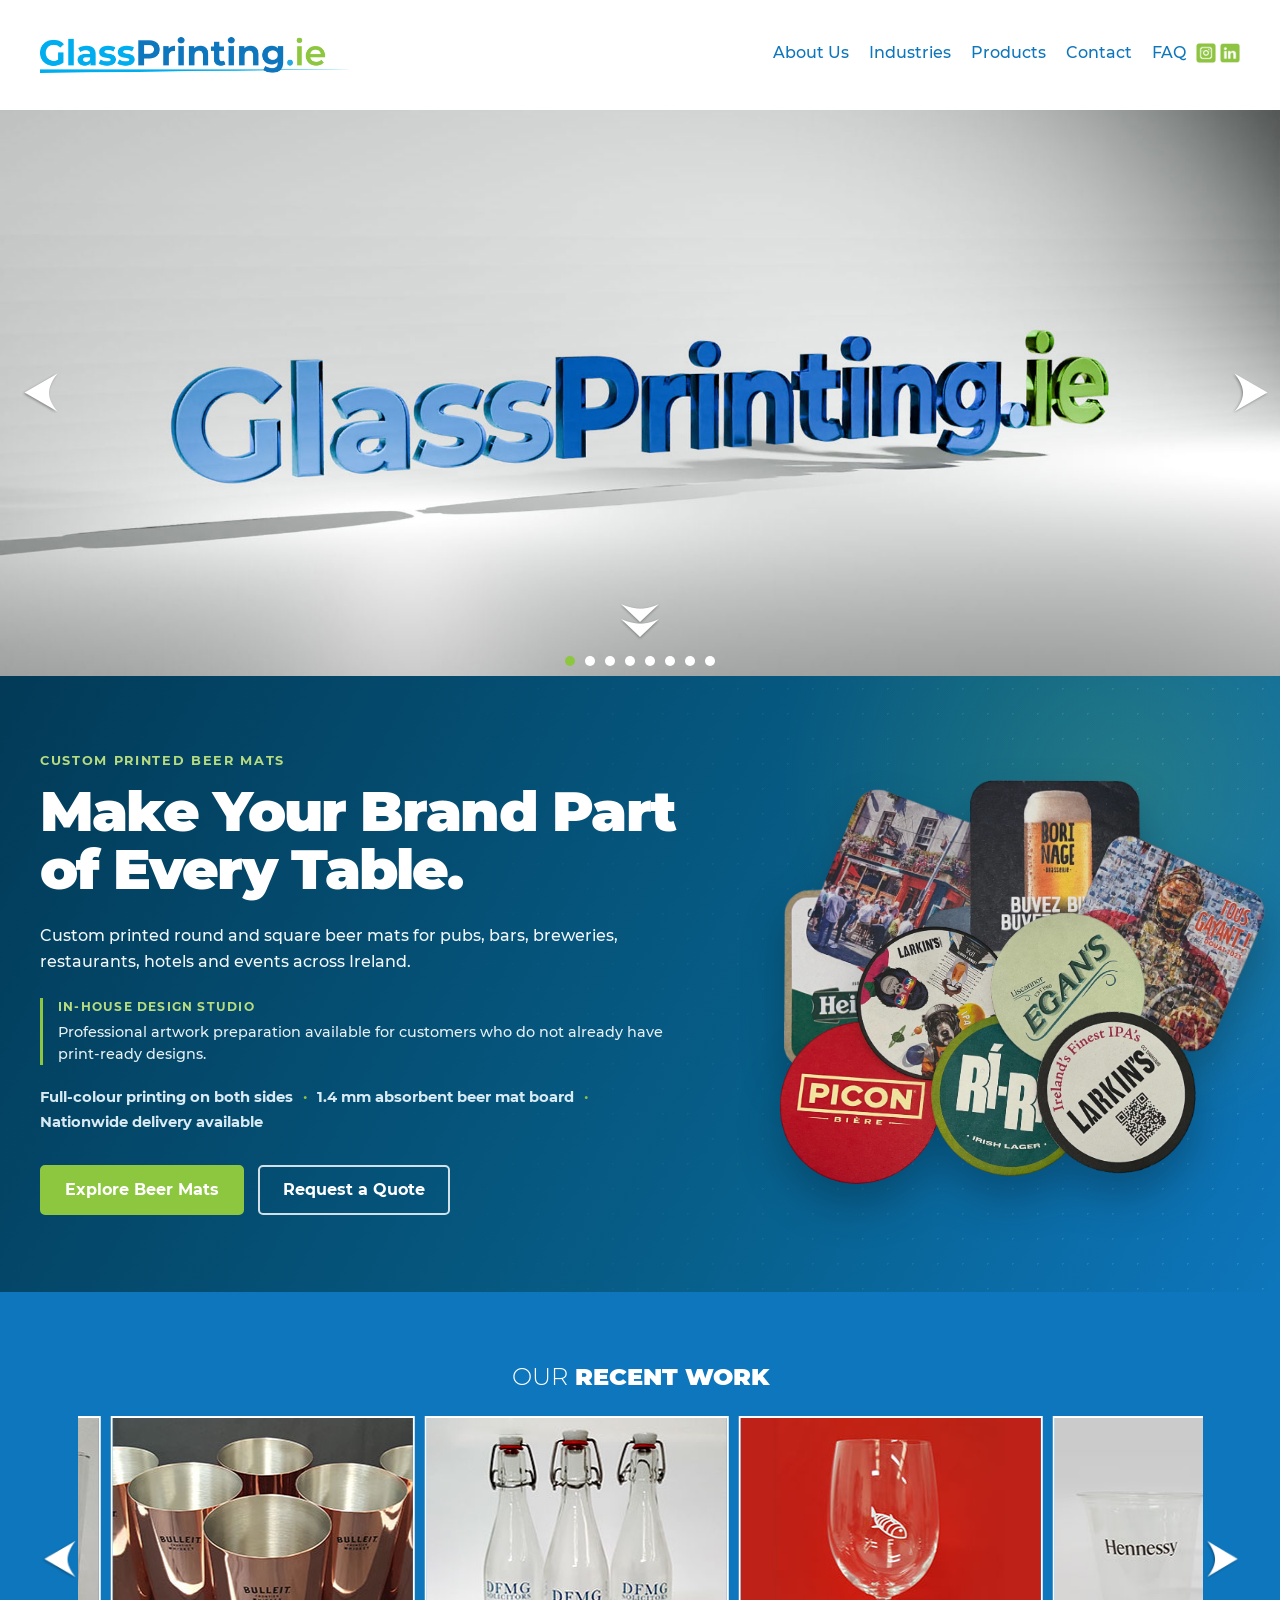
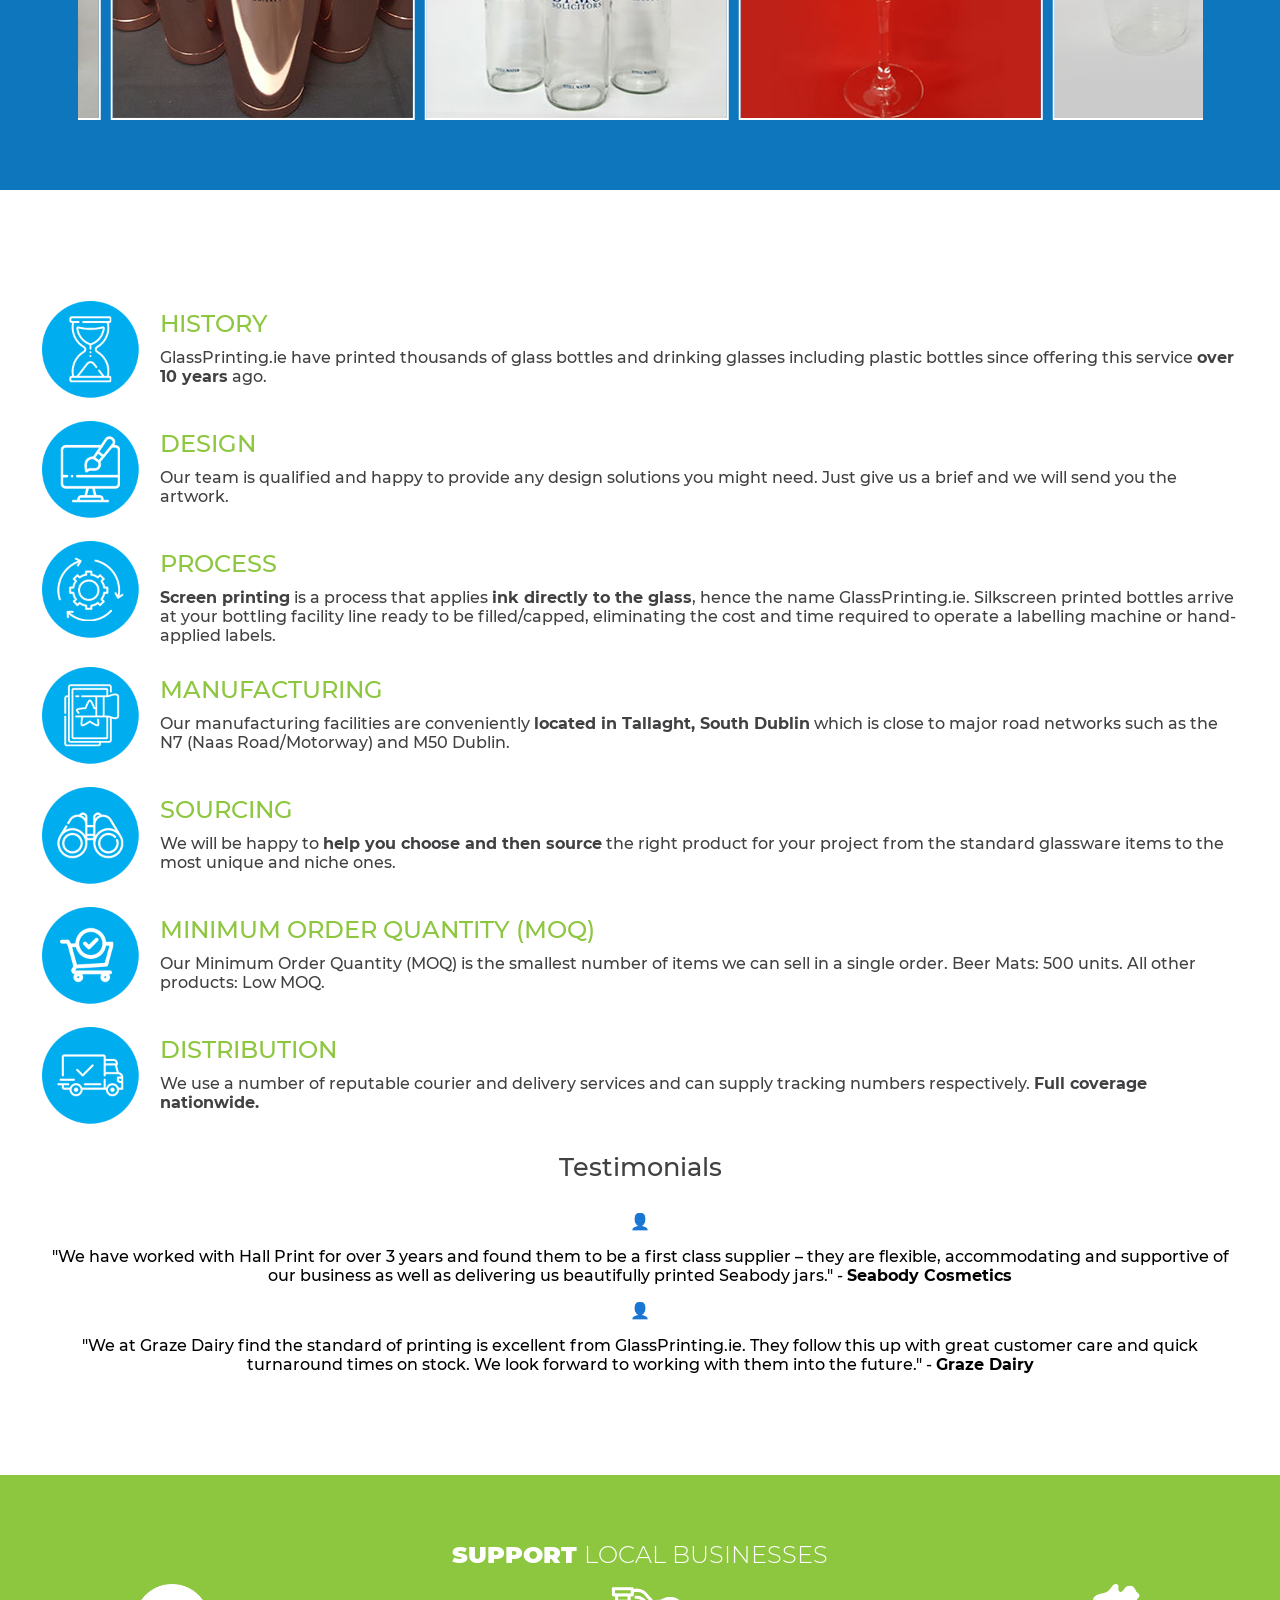
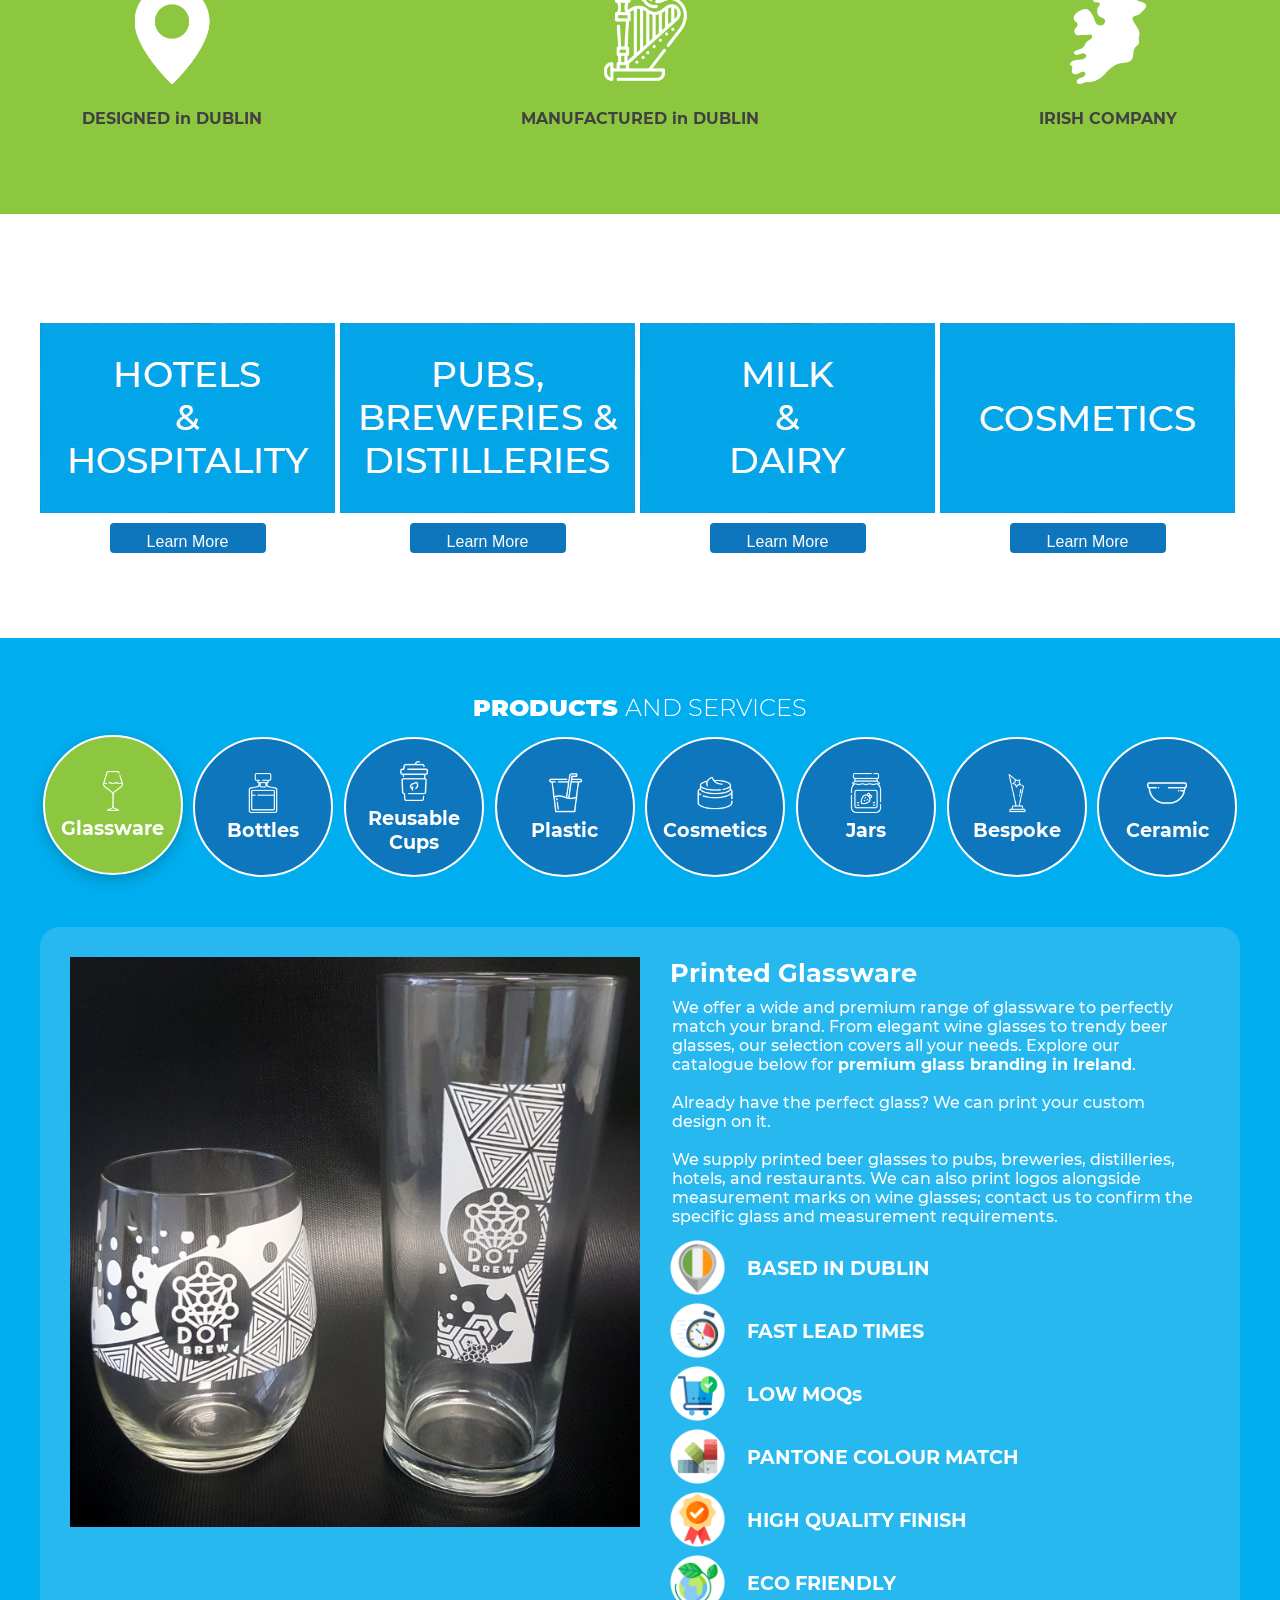
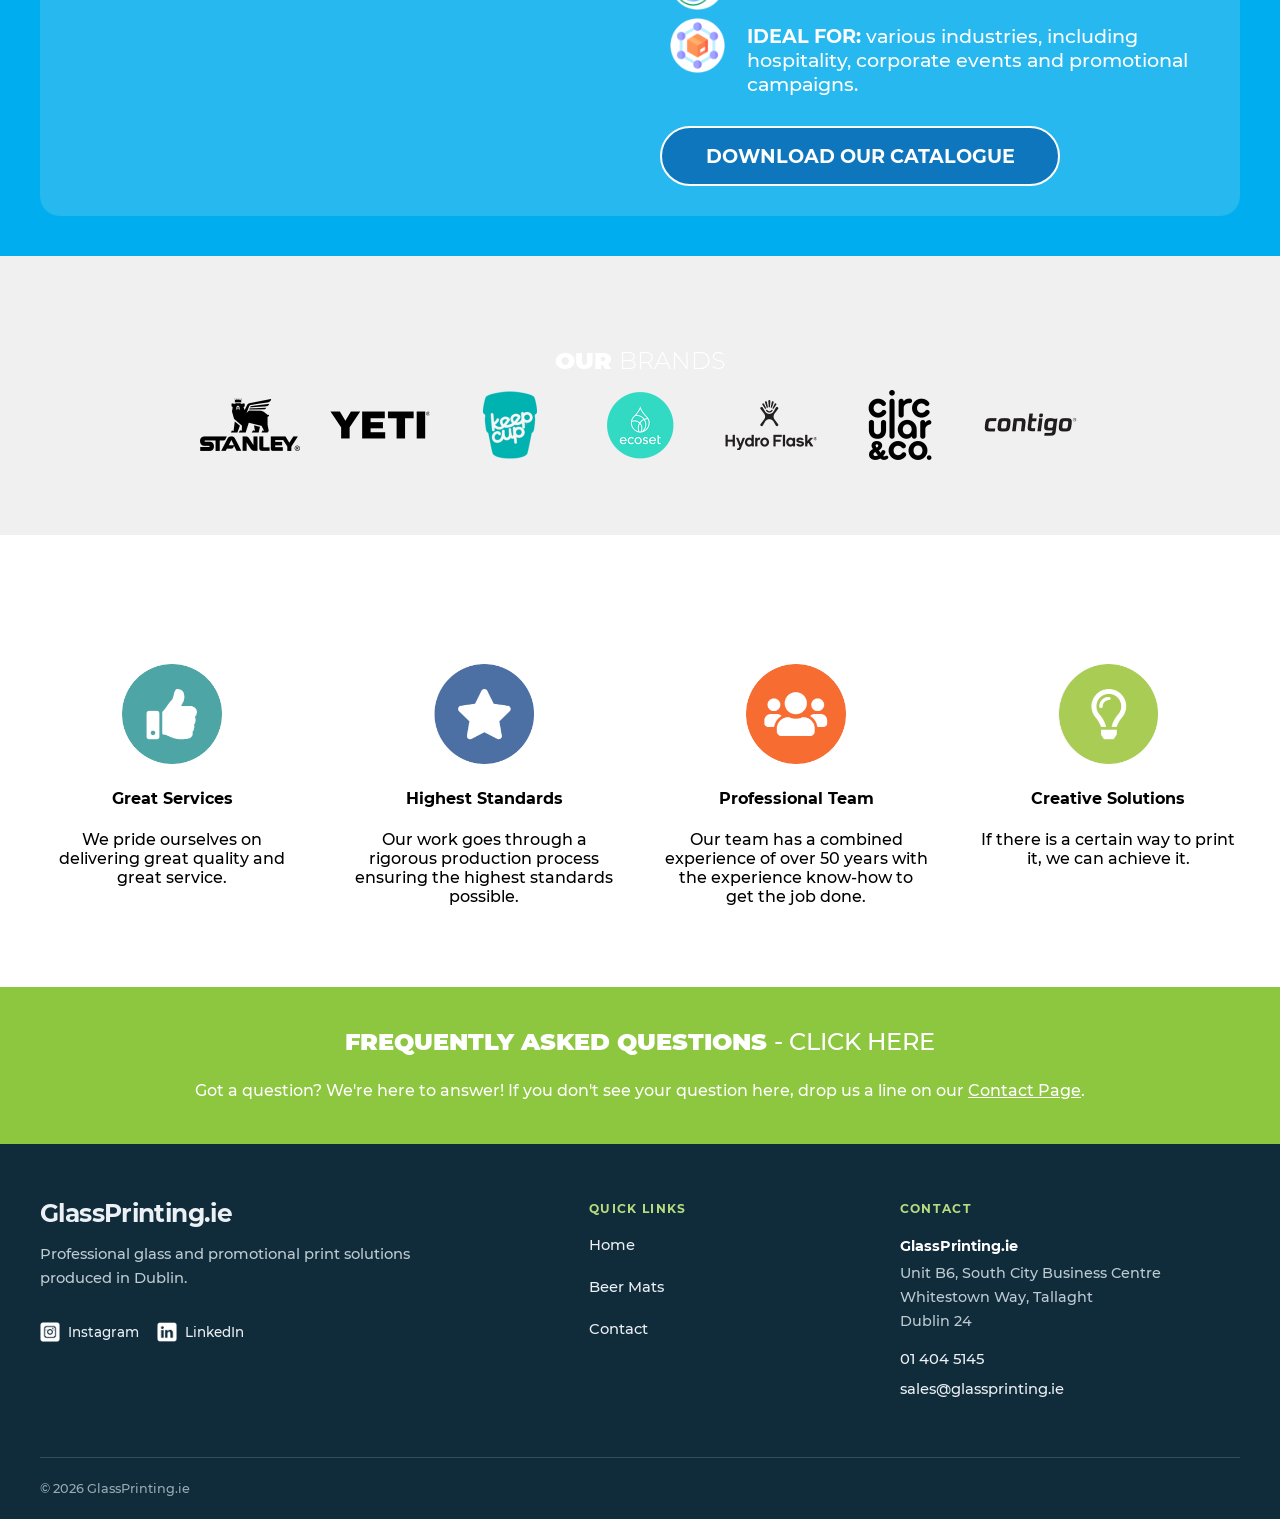
<file: index.html>
<!DOCTYPE html>
<html lang="en">
<head>    
    <meta charset="UTF-8">
    <meta name="viewport" content="width=device-width, initial-scale=1.0">
	<link rel="icon" type="image/x-icon" href="/favicons/favicon.ico" sizes="16x16 32x32 48x48">
	<link rel="icon" type="image/png" href="/favicons/favicon-16.png" sizes="16x16">
	<link rel="icon" type="image/png" href="/favicons/favicon-32.png" sizes="32x32">
	<link rel="icon" type="image/png" href="/favicons/favicon-96.png" sizes="96x96">
	<link rel="apple-touch-icon" href="/favicons/apple-touch-icon.png" sizes="180x180">
	<link rel="icon" type="image/png" href="/favicons/android-chrome-192.png" sizes="192x192">
	<link rel="icon" type="image/png" href="/favicons/favicon-512.png" sizes="512x512">
	<meta name="description" content="Bespoke screen printing on milk bottles, glass jars, bottles, and glasses in Dublin, Ireland. Quick turnaround, high-quality finish, low MOQ, and custom branding. Contact us for premium glass printing services!">
	<meta name="google-site-verification" content="uUbaJL331JLk5reiVUgNUF_G97qF-QW91QAny62Xx1w" />
    <title>Glass Printing Dublin | Printed Bottles, Glasses &amp; Jars — GlassPrinting.ie</title>
    <link rel="canonical" href="https://www.glassprinting.ie/">
    <meta property="og:type" content="website">
    <meta property="og:title" content="Glass Printing Dublin | Printed Bottles, Glasses &amp; Jars — GlassPrinting.ie">
    <meta property="og:description" content="Bespoke screen printing on milk bottles, glass jars, bottles, and glasses in Dublin, Ireland. Quick turnaround, high-quality finish, low MOQ, and custom branding. Contact us for premium glass printing services!">
    <meta property="og:url" content="https://www.glassprinting.ie/">
    <meta property="og:image" content="https://www.glassprinting.ie/images/banner1.jpg">
    <meta property="og:site_name" content="GlassPrinting.ie">
    <meta property="og:image:alt" content="GlassPrinting.ie wordmark in blue and green">
    <meta name="twitter:card" content="summary_large_image">
    <meta name="twitter:title" content="Glass Printing Dublin | Printed Bottles, Glasses &amp; Jars — GlassPrinting.ie">
    <meta name="twitter:description" content="Bespoke screen printing on milk bottles, glass jars, bottles, and glasses in Dublin, Ireland. Quick turnaround, high-quality finish, low MOQ, and custom branding. Contact us for premium glass printing services!">
    <meta name="twitter:image" content="https://www.glassprinting.ie/images/banner1.jpg">
    <meta name="twitter:image:alt" content="GlassPrinting.ie wordmark in blue and green">
    <script type="application/ld+json">
    {
      "@context": "https://schema.org",
      "@graph": [
        {
          "@type": "LocalBusiness",
          "@id": "https://www.glassprinting.ie/#organization",
          "name": "GlassPrinting.ie",
          "alternateName": "Hall Print Solutions",
          "url": "https://www.glassprinting.ie/",
          "logo": "https://www.glassprinting.ie/images/logo.png",
          "telephone": "+353-1-404-5145",
          "email": "sales@glassprinting.ie",
          "address": {
            "@type": "PostalAddress",
            "streetAddress": "Unit B6 South City Business Centre, Whitestown Way",
            "addressLocality": "Tallaght",
            "addressRegion": "Dublin",
            "postalCode": "D24 V227",
            "addressCountry": "IE"
          },
          "contactPoint": {
            "@type": "ContactPoint",
            "contactType": "sales",
            "telephone": "+353-1-404-5145",
            "email": "sales@glassprinting.ie"
          }
        },
        {
          "@type": "WebSite",
          "@id": "https://www.glassprinting.ie/#website",
          "url": "https://www.glassprinting.ie/",
          "name": "GlassPrinting.ie",
          "publisher": { "@id": "https://www.glassprinting.ie/#organization" }
        },
        {
          "@type": "WebPage",
          "@id": "https://www.glassprinting.ie/#webpage",
          "url": "https://www.glassprinting.ie/",
          "name": "Glass Printing Dublin | Printed Bottles, Glasses & Jars — GlassPrinting.ie",
          "isPartOf": { "@id": "https://www.glassprinting.ie/#website" },
          "mainEntity": { "@id": "https://www.glassprinting.ie/#organization" }
        }
      ]
    }
    </script>
    <!-- JSON-LD structured data for Google Rich Snippets -->
    <script type="application/ld+json">
        {
          "@context": "https://schema.org",
          "@type": "FAQPage",
          "@id": "https://www.glassprinting.ie/#faqpage",
          "url": "https://www.glassprinting.ie/",
          "isPartOf": { "@id": "https://www.glassprinting.ie/#website" },
          "about": { "@id": "https://www.glassprinting.ie/#organization" },
          "mainEntity": [
            {
              "@type": "Question",
              "name": "What types of glassware can you personalise and print on?",
              "acceptedAnswer": {
                "@type": "Answer",
                "text": "We offer personalised printing on a wide range of glassware, including wine glasses, beer glasses, pint glasses, water bottles, milk bottles, cosmetic jars, carafes, conference room bottles, and other tableware. Whether you're looking for branded barware or engraved custom glassware for an event, we’ve got you covered."
              }
            },
            {
              "@type": "Question",
              "name": "Is printing on glass an environmentally friendly solution?",
              "acceptedAnswer": {
                "@type": "Answer",
                "text": "Yes, printing on glass is an excellent eco-friendly solution. By applying ink directly to glassware without using labels, we reduce waste. Additionally, our inks are organic and contain no heavy metals. We also use UV light to cure our non-solvent inks, eliminating the need for high-temperature ovens, which significantly reduces the carbon footprint compared to traditional methods."
              }
            },
            {
              "@type": "Question",
              "name": "Do you have a minimum order quantity (MOQ) for custom printed glassware?",
              "acceptedAnswer": {
                "@type": "Answer",
                "text": "We offer Low MOQ for all our printed glassware products. This allows you to order as few or as many personalised wine glasses, beer glasses, milk bottles, or cosmetic jars as needed—ideal for both small events and large promotions. We can accommodate smaller quantities, but the unit cost will be higher."
              }
            },
            {
              "@type": "Question",
              "name": "What printing methods do you use for personalised glassware?",
              "acceptedAnswer": {
                "@type": "Answer",
                "text": "We use advanced direct-to-glass printing techniques to create durable, long-lasting designs. Our methods ensure that your bespoke branded glassware, including milk bottles and cosmetic jars, maintains a professional and premium appearance."
              }
            },
            {
              "@type": "Question",
              "name": "Can I supply my own glassware or stock for you to print on?",
              "acceptedAnswer": {
                "@type": "Answer",
                "text": "Yes, you can! We are happy to accept glassware or stock that you supply for us to print on. Whether it’s wine glasses, beer glasses, milk bottles, cosmetic jars, or other glassware, we will work with your provided items to ensure your design or logo is printed with the same high-quality finish we offer on our own stock."
              }
            },
            {
              "@type": "Question",
              "name": "Can you co-brand a beer or wine glass with bespoke printing?",
              "acceptedAnswer": {
                "@type": "Answer",
                "text": "Absolutely! We can co-brand beer glasses with pub names or event-specific branding. Our specialised in-house process allows us to print on existing printed glassware without damaging the original design, so go ahead—grab your glasses and let’s get branding for your occasion or pub with printed glasses."
              }
            },
            {
              "@type": "Question",
              "name": "How many colours can you print on my glassware?",
              "acceptedAnswer": {
                "@type": "Answer",
                "text": "For smaller quantity orders, it’s often more cost-effective to print in a single colour. However, for certain designs and bottles, multi-colour printing is available, though it comes at a higher cost. If you’re unsure about the best option for your design, feel free to contact us for advice."
              }
            },
            {
              "@type": "Question",
              "name": "What format do you need our artwork in?",
              "acceptedAnswer": {
                "@type": "Answer",
                "text": "We require artwork to be in outlined vector format with outlined fonts to ensure the best printing results. If you don’t have your artwork in this format, we offer a redrawing service. The cost for redrawing depends on the complexity of the design and the time involved. Contact us for a quote based on your specific design."
              }
            },
            {
              "@type": "Question",
              "name": "Do you offer pre-production samples?",
              "acceptedAnswer": {
                "@type": "Answer",
                "text": "We do not offer physical pre-production samples. However, our experienced design team will provide a digital visual proof of your design for you to approve before production begins. This ensures you’re happy with the look of your custom-printed glassware before we start."
              }
            },
            {
              "@type": "Question",
              "name": "What’s the turnaround time for printed glassware orders?",
              "acceptedAnswer": {
                "@type": "Answer",
                "text": "Our standard turnaround time for custom printed glassware is typically 10-14 days, depending on stock availability. We can also accommodate rush orders depending on your needs. Larger volume production batches for on-the-shelf bottle products may require longer production times. Please contact us for details."
              }
            },
            {
              "@type": "Question",
              "name": "Can you personalise glassware for weddings, corporate events, or promotional giveaways?",
              "acceptedAnswer": {
                "@type": "Answer",
                "text": "Absolutely! Our personalised branding and direct-printed glassware are perfect for weddings, corporate events, and promotional giveaways. We can tailor the design to fit the occasion and make your event extra special."
              }
            },
            {
              "@type": "Question",
              "name": "Do you ship internationally?",
              "acceptedAnswer": {
                "@type": "Answer",
                "text": "Yes, we provide shipping both within Ireland and internationally. No matter where you are, you can enjoy our high-quality printed glassware, including milk bottles and cosmetic jars, for your business or event."
              }
            },
            {
              "@type": "Question",
              "name": "Can you print my logo alongside a measurement mark on a wine glass?",
              "acceptedAnswer": {
                "@type": "Answer",
                "text": "We can print logos alongside measurement marks on wine glasses. Contact us to confirm the specific glass and measurement requirement."
              }
            },
            {
              "@type": "Question",
              "name": "Can you print my design in any Pantone colour?",
              "acceptedAnswer": {
                "@type": "Answer",
                "text": "Yes, we can print your design in any Pantone colour to ensure brand consistency and accurate colour representation. Whether you need a specific shade for your logo or a unique colour for your event, our custom printed glassware can match your exact Pantone specifications for a flawless finish."
              }
            },
            {
              "@type": "Question",
              "name": "What’s the best colour to print on glassware?",
              "acceptedAnswer": {
                "@type": "Answer",
                "text": "From our years of experience in print, design, and branding of glassware, we’ve found that the best colour is a brilliant pure white. This ensures a clean and crisp finish, and the colour doesn’t affect the perception of the product inside the glass. Printing white onto coloured cosmetic glass products is especially appealing."
              }
            },
            {
              "@type": "Question",
              "name": "Can you customise nucleation on glasses, and how does it enhance the beer experience?",
              "acceptedAnswer": {
                "@type": "Answer",
                "text": "Yes, we offer customised nucleation on beer glasses, which can greatly enhance both the branding and the enjoyment of the beer. Nucleation adds small etchings inside the glass that help release the carbonation in the beer, resulting in a more vibrant, visually appealing head and improving the overall drinking experience. Not only does this make the beer look more appetising, but it also adds to the branding experience, as the etching can include a logo or design, making each pour more memorable for your customers."
              }
            }
          ]
        }
    </script>
	<!-- Google tag (gtag.js) -->
	<script async src="https://www.googletagmanager.com/gtag/js?id=G-VSQNERBXYB"></script>
	<script>
	  window.dataLayer = window.dataLayer || [];
	  function gtag(){dataLayer.push(arguments);}
	  gtag('js', new Date());

	  gtag('config', 'G-VSQNERBXYB');
	</script>
    <link rel="stylesheet" href="styles.css">
    <link rel="stylesheet" href="footer.css">
	<!-- Google Tag Manager -->
		<script>(function(w,d,s,l,i){w[l]=w[l]||[];w[l].push({'gtm.start':
		new Date().getTime(),event:'gtm.js'});var f=d.getElementsByTagName(s)[0],
		j=d.createElement(s),dl=l!='dataLayer'?'&l='+l:'';j.async=true;j.src=
		'https://www.googletagmanager.com/gtm.js?id='+i+dl;f.parentNode.insertBefore(j,f);
		})(window,document,'script','dataLayer','GTM-P6N2FSCZ');</script>
	<!-- End Google Tag Manager -->
</head>
<body id="top">
    <!-- Google Tag Manager (noscript) -->
<noscript><iframe src="https://www.googletagmanager.com/ns.html?id=GTM-P6N2FSCZ"
    height="0" width="0" style="display:none;visibility:hidden"></iframe></noscript>
    <!-- End Google Tag Manager (noscript) -->
    <header class="header">
        <img src="images/logo.png" alt="GlassPrinting.ie logo" class="logo">
        <nav class="navbar">

            <button class="close-menu" aria-label="Close navigation">&times;</button>
            <a href="#about-us">About Us</a>
            <a href="#industries">Industries</a>
            <a href="#products">Products</a>
            <a href="contact.php">Contact</a>
            <a href="#faq-section">FAQ</a>
<div class="social-icons">
                <a href="https://www.instagram.com/glassprinting.ie/" target="_blank"><img src="images/ig.png" alt="Instagram"></a>
                <a href="https://linkedin.com" target="_blank"><img src="images/li.png" alt="LinkedIn"></a>
            </div>
        </nav>
        <button class="menu-toggle" aria-label="Toggle navigation">&#9776;</button>
    </header>

    <section class="hero-banner">
        <h1 class="visually-hidden-seo" style="position:absolute;width:1px;height:1px;overflow:hidden;clip:rect(0 0 0 0);">Custom Glass Printing in Dublin — Bottles, Glasses &amp; Jars</h1>
        <div class="carousel">
            <div class="slides">
                <div class="slide" aria-hidden="true">
                    <img src="images/banner7.jpg" alt="Assortment of branded reusable cups, tumblers and bottles">
                </div>
                <div class="slide">
                    <img src="images/banner1.jpg" alt="GlassPrinting.ie wordmark in blue and green">
                </div>
                <div class="slide beer-mats-carousel-slide">
                    <div class="beer-mats-carousel-background" aria-hidden="true" data-asset-path="images/home/beer-mats-slide-bg.webp"></div>
                    <div class="beer-mats-carousel-visual" aria-hidden="true">
                        <img class="beer-mats-carousel-image beer-mats-carousel-image-square" src="images/beer-mats/square-beer-mats-range.webp" alt="" width="4474" height="2879" decoding="async">
                        <img class="beer-mats-carousel-image beer-mats-carousel-image-round" src="images/beer-mats/round-beer-mats-range.webp" alt="" width="4637" height="3122" decoding="async">
                    </div>
                    <div class="beer-mats-carousel-content">
                        <h2>Custom Printed Beer Mats</h2>
                        <p>Choose from traditional hospitality-grade beer mats or premium reusable coasters in recycled PET felt, cork, bamboo and PU leather.</p>
                        <a href="beer-mats.html" class="beer-mats-carousel-cta">Explore Beer Mats</a>
                    </div>
                </div>
                <div class="slide">
                    <img src="images/banner2.jpg" alt="Hotel-branded glassware and bar accessories arranged as a hospitality product suite">
                </div>
                <div class="slide">
                    <img src="images/banner3.jpg" alt="Craft-branded spirit bottle, barrel and glass with campaign text">
                </div>
                <div class="slide">
                    <img src="images/banner4.jpg" alt="Printed cosmetic bottles and jar in a pink packaging banner">
                </div>
                <div class="slide">
                    <img src="images/banner5.jpg" alt="Illustrated graphic design workspace with branding and design service text">
                </div>
                <div class="slide">
                    <img src="images/banner6.jpg" alt="Printed milk bottles beside the words Milk Bottles">
                </div>
                <div class="slide">
                    <img src="images/banner7.jpg" alt="Assortment of branded reusable cups, tumblers and bottles">
                </div>
                <div class="slide">
                    <img src="images/banner1.jpg" alt="GlassPrinting.ie wordmark in blue and green">
                </div>
            </div>
            <div class="arrow prev"><img src="images/arrow-left.png" alt="previous"></div>
            <div class="arrow next"><img src="images/arrow-right.png" alt="next"></div>
        </div>
        <div class="carousel-indicators">
            <div class="indicator active"></div>
            <div class="indicator"></div>
            <div class="indicator"></div>
            <div class="indicator"></div>
            <div class="indicator"></div>
            <div class="indicator"></div>
            <div class="indicator"></div>
            <div class="indicator"></div>
        </div>
        <div class="scroll-arrow" id="scroll-arrow"><img src="images/arrow-down.png" alt="Scroll down"></div>
    </section>

    <section class="beer-mats-promo" aria-labelledby="beer-mats-promo-title">
        <div class="beer-mats-promo-inner">
            <div class="beer-mats-promo-copy">
                <p class="beer-mats-promo-eyebrow">Custom Printed Beer Mats</p>
                <h2 id="beer-mats-promo-title">Make Your Brand Part of Every Table.</h2>
                <p class="beer-mats-promo-body">Custom printed round and square beer mats for pubs, bars, breweries, restaurants, hotels and events across Ireland.</p>
                <div class="beer-mats-promo-studio">
                    <p class="beer-mats-promo-studio-label">In-House Design Studio</p>
                    <p>Professional artwork preparation available for customers who do not already have print-ready designs.</p>
                </div>
                <p class="beer-mats-promo-details">Full-colour printing on both sides <span aria-hidden="true">·</span> 1.4 mm absorbent beer mat board <span aria-hidden="true">·</span> Nationwide delivery available</p>
                <div class="beer-mats-promo-actions">
                    <a class="beer-mats-promo-button beer-mats-promo-button-primary" href="beer-mats.html">Explore Beer Mats</a>
                    <a class="beer-mats-promo-button beer-mats-promo-button-secondary" href="contact.php?product=beer-mats#quote-form">Request a Quote</a>
                </div>
            </div>
            <div class="beer-mats-promo-visual">
                <img class="beer-mats-promo-image beer-mats-promo-image-square" src="images/beer-mats/square-beer-mats-range.webp" alt="Selection of custom printed square beer mats" width="4474" height="2879" loading="lazy" decoding="async">
                <img class="beer-mats-promo-image beer-mats-promo-image-round" src="images/beer-mats/round-beer-mats-range.webp" alt="Selection of custom printed round beer mats" width="4637" height="3122" loading="lazy" decoding="async">
            </div>
        </div>
    </section>

    <section class="section recent-work">
        <div class="full-width-background">
            <div class="recent-work-inner">
                <h2><span>Our</span> Recent Work</h2>
                <div class="gallery-container">
                    <div class="gallery-arrow gallery-prev" onclick="moveGallery('prev')"><img src="images/arrow-left.png" alt="previous"></div>
                    <div class="gallery-wrapper">
                        <div class="gallery">
                            <img src="images/work1.jpg" alt="Three clear pint glasses printed with Dirty Dame branding">
                            <img src="images/work2.jpg" alt="Copper cocktail shakers printed with Bulleit branding">
                            <img src="images/work3.jpg" alt="Three clear swing-top bottles printed with DFMG Solicitors branding">
                            <img src="images/work4.jpg" alt="Wine glass with a white printed emblem">
                            <img src="images/work5.jpg" alt="Two clear cups printed with Hennessy branding">
                            <img src="images/work6.jpg" alt="Clear pint glass printed with 59 South branding">
                            <img src="images/work7.jpg" alt="Clear swing-top bottle with a black printed wordmark">
                            <img src="images/work8.jpg" alt="Row of clear pint glasses with matching white printed badges">
                            <img src="images/work9.jpg" alt="Glass preserving jar with a black printed flower emblem and lettering">
                            <img src="images/work10.jpg" alt="Clear cup with a black printed figure illustration">
                            <img src="images/work11.jpg" alt="Reusable glass cup with a cork sleeve printed with Hewlett Packard Enterprise branding">
                            <img src="images/work12.jpg" alt="Short glass printed with Jameson Caskmates branding">
                            <img src="images/work13.jpg" alt="Natterjack Irish whiskey bottle with illustrated front label">
                            <img src="images/work14.jpg" alt="OpenHive raw Irish honey jar with white printed branding">
                            <img src="images/work15.jpg" alt="West of Dingle sea salt flakes jar with a black label">
                            <img src="images/work16.jpg" alt="Glass milk bottle with printed branding and a cow illustration">
                            <img src="images/work17.jpg" alt="Two amber glasses printed with West Cork Irish Whiskey branding">
                            <img src="images/work18.jpg" alt="Glass mug printed with Achara and Cobra logos">
                            <img src="images/work19.jpg" alt="White squeeze bottles printed with Kerrymaid branding">
                            <img src="images/work20.jpg" alt="Row of clear glasses with red printed characters">
                        </div>
                    </div>
                    <div class="gallery-arrow gallery-next" onclick="moveGallery('next')"><img src="images/arrow-right.png" alt="next"></div>
                </div>
            </div>
        </div>
    </section>

    <section class="section about-us" id="about-us">
        <div class="container">
            <h2><span>About</span> Us</h2>
            <div class="about-section">
                <div class="about-topic">
                    <img src="images/history-icon.png" alt="">
                    <div>
                        <h3>HISTORY</h3>
                        <p>GlassPrinting.ie have printed thousands of glass bottles and drinking glasses including plastic bottles since offering this service <strong>over 10 years</strong> ago.</p>
                    </div>
                </div>
                <div class="about-topic">
                    <img src="images/design-icon.png" alt="">
                    <div>
                        <h3>DESIGN</h3>
                        <p>Our team is qualified and happy to provide any design solutions you might need. Just give us a brief and we will send you the artwork.</p>
                    </div>
                </div>
                <div class="about-topic">
                    <img src="images/process-icon.png" alt="">
                    <div>
                        <h3>PROCESS</h3>
                        <p><strong>Screen printing</strong> is a process that applies <strong>ink directly to the glass</strong>, hence the name GlassPrinting.ie. Silkscreen printed bottles arrive at your bottling facility line ready to be filled/capped, eliminating the cost and time required to operate a labelling machine or hand-applied labels.</p>
                    </div>
                </div>
                <div class="about-topic">
                    <img src="images/manufacturing-icon.png" alt="">
                    <div>
                        <h3>MANUFACTURING</h3>
                        <p>Our manufacturing facilities are conveniently <strong>located in Tallaght, South Dublin</strong> which is close to major road networks such as the N7 (Naas Road/Motorway) and M50 Dublin.</p>
                    </div>
                </div>
                <div class="about-topic">
                    <img src="images/sourcing-icon.png" alt="">
                    <div>
                        <h3>SOURCING</h3>
                        <p>We will be happy to <strong>help you choose and then source</strong> the right product for your project from the standard glassware items to the most unique and niche ones.</p>
                    </div>
                </div>
                <div class="about-topic">
                    <img src="images/moq-icon.png" alt="">
                    <div>
                        <h3>MINIMUM ORDER QUANTITY (MOQ)</h3>
                        <p>Our Minimum Order Quantity (MOQ) is the smallest number of items we can sell in a single order. Beer Mats: 500 units. All other products: Low MOQ.</p>
                    </div>
                </div>
                <div class="about-topic">
                    <img src="images/distribution-icon.png" alt="">
                    <div>
                        <h3>DISTRIBUTION</h3>
                        <p>We use a number of reputable courier and delivery services and can supply tracking numbers respectively. <strong>Full coverage nationwide.</strong></p>
                    </div>
                </div>
            </div>
            <div class="Testimonials">
                <h3>Testimonials</h3>
                <div class="Testimonial">
                    <div class="photo">👤</div>
                    <p>"We have  worked with Hall Print for over 3 years and found them to be a first class supplier – they are  flexible, accommodating and supportive of our business as well as delivering us beautifully  printed Seabody jars." - <strong>Seabody Cosmetics</strong> </p>
                </div>
               <div class="Testimonial">
                    <div class="photo">👤</div>
                    <p>"We at Graze Dairy find the standard of printing is excellent from GlassPrinting.ie. They follow  this up with great customer care and quick turnaround times on stock. We look forward to working with them into the future." - <strong>Graze Dairy</strong></p>
                </div>
            </div> 
        </div>
    </section>

    <div class="section support-local">
        <div class="container">
            <h2>SUPPORT <span>LOCAL BUSINESSES</span></h2>
            <div class="values-container">
                <div class="value" data-animate="true">
                    <div class="icon" data-animate="true"><img src="images/pin.png" alt="" data-animate="true"></div>
                    <div>
                        <h4>DESIGNED in DUBLIN</h4>
                    </div>
                </div>
                <div class="value">
                    <div class="icon"><img src="images/harp.png" alt=""></div>
                    <div>
                        <h4>MANUFACTURED in DUBLIN</h4>
                    </div>
                </div>
                <div class="value">
                    <div class="icon"><img src="images/ireland.png" alt=""></div>
                    <div>
                        <h4>IRISH COMPANY</h4>
                    </div>
                </div>
            </div>    
        </div>
    </div>    

    <section class="section industries" id="industries">
        <div class="container">
            <h2><span>Key</span> Industries</h2>
            <div class="grid">
                <!-- Hotels Industry -->
                <div class="image-container-wrapper">
                    <div class="image-container">
                        <a href="pdfs/hotelsbrochure.pdf" target="_blank">
                            <div class="image-box">
                                <img src="images/hotels.jpg" alt="Hotels and hospitality" class="image front">
                                <img src="images/hotels-back.jpg" alt="" class="image back">
                            </div>
                        </a>
                    </div>
                    <button class="learn-more-btn" data-modal="industry-modal-hotels">Learn More</button>
                </div>
    
                <!-- Pubs Industry -->
                <div class="image-container-wrapper">
                    <div class="image-container">
                        <a href="pdfs/craftyourbrand.pdf" target="_blank">
                            <div class="image-box">
                                <img src="images/pubs.jpg" alt="Pubs, breweries and distilleries" class="image front">
                                <img src="images/pubs-back.jpg" alt="" class="image back">
                            </div>
                        </a>
                    </div>
                    <button class="learn-more-btn" data-modal="industry-modal-pubs">Learn More</button>
                </div>
    
                <!-- Milk Industry -->
                <div class="image-container-wrapper">
                    <div class="image-container">
                        <a href="pdfs/milkflyer.pdf" target="_blank">
                            <div class="image-box">
                                <img src="images/milk.jpg" alt="Milk and dairy" class="image front">
                                <img src="images/milk-back.jpg" alt="" class="image back">
                            </div>
                        </a>
                    </div>
                    <button class="learn-more-btn" data-modal="industry-modal-milk">Learn More</button>
                </div>
    
                <!-- Cosmetics Industry -->
                <div class="image-container-wrapper">
                    <div class="image-container">
                        <a href="pdfs/cosmeticsflyer.pdf" target="_blank">
                            <div class="image-box">
                                <img src="images/cosmetics.jpg" alt="Cosmetics" class="image front">
                                <img src="images/cosmetics-back.jpg" alt="" class="image back">
                            </div>
                        </a>
                    </div>
                    <button class="learn-more-btn" data-modal="industry-modal-cosmetics">Learn More</button>
                </div>
            </div>
        </div>
    </section>
    
    
    <!-- Modals Section -->
    <div id="industry-modal-hotels" class="industry-modal">
        <div class="industry-modal-content">
            <span class="industry-close-btn">&times;</span>
            <h3>Hotels</h3>
            <div class="industry-text">
                <p>Hotels are a key industry we serve, providing customized glass printing solutions that cater to the unique needs of the hospitality sector.</p>
                    <ul>
                        <li><span style="color: #0e76bc; font-weight: bold;">Custom Branded Glassware for Hotels</span>: Elevate your hotel's brand with <span style="color: #0e76bc; font-weight: bold;">custom-branded glassware</span>, including <span style="color: #0e76bc; font-weight: bold;">printed wine glasses</span>, <span style="color: #0e76bc; font-weight: bold;">logo water bottles</span>, and <span style="color: #0e76bc; font-weight: bold;">custom tumblers</span>.</li>
                        <li><span style="color: #0e76bc; font-weight: bold;">High-End Glass Bottles with Logo Printing</span>: Provide guests with <span style="color: #0e76bc; font-weight: bold;">luxury glass water bottles</span> and <span style="color: #0e76bc; font-weight: bold;">branded juice bottles</span> featuring your hotel’s logo, promoting a premium experience.</li>
                        <li><span style="color: #0e76bc; font-weight: bold;">Personalized Hotel Amenities in Glass</span>: Offer <span style="color: #0e76bc; font-weight: bold;">personalized glass amenities</span> like <span style="color: #0e76bc; font-weight: bold;">engraved bathroom tumblers</span> and <span style="color: #0e76bc; font-weight: bold;">custom glass soap dishes</span> to enhance in-room guest experiences.</li>
                        <li><span style="color: #0e76bc; font-weight: bold;">Fast Delivery of Custom Hotel Glassware</span>: Benefit from our <span style="color: #0e76bc; font-weight: bold;">quick turnaround services</span> for all your hotel’s glassware needs, ensuring timely delivery for special events and openings.</li>
                        <li><span style="color: #0e76bc; font-weight: bold;">Eco-Friendly Reusable Glassware for Hotels</span>: Choose from our <span style="color: #0e76bc; font-weight: bold;">sustainable glassware options</span> to align with eco-friendly hotel initiatives and guest preferences.</li>
                    </ul>
            </div>
        </div>
    </div>
    
    <div id="industry-modal-pubs" class="industry-modal">
        <div class="industry-modal-content">
            <span class="industry-close-btn">&times;</span>
            <h3>Pubs</h3>
            <div class="industry-text">
                <p>Pubs benefit from our bespoke glass printing, enhancing their brand visibility through unique and durable glassware.</p>
                <ul>
                    <li><span style="color: #0e76bc; font-weight: bold;">Custom Pint Glasses for Pubs</span>: Increase brand visibility with <span style="color: #0e76bc; font-weight: bold;">custom pint glasses</span> printed with your pub’s logo, perfect for enhancing the customer experience.</li>
                    <li><span style="color: #0e76bc; font-weight: bold;">Logo Printed Beer Glasses for Breweries</span>: Provide <span style="color: #0e76bc; font-weight: bold;">branded beer glasses</span>, including <span style="color: #0e76bc; font-weight: bold;">custom snifters</span>, <span style="color: #0e76bc; font-weight: bold;">tulip glasses</span>, and <span style="color: #0e76bc; font-weight: bold;">engraved steins</span>, to showcase your brewery's unique identity.</li>
                    <li><span style="color: #0e76bc; font-weight: bold;">Custom-Printed Glass Growlers</span>: Offer <span style="color: #0e76bc; font-weight: bold;">custom glass growlers</span> and <span style="color: #0e76bc; font-weight: bold;">logo-printed bottles</span> for customers looking to take home their favorite craft brews.</li>
                    <li><span style="color: #0e76bc; font-weight: bold;">Durable Custom Glassware for High-Volume Use</span>: Choose <span style="color: #0e76bc; font-weight: bold;">durable glassware</span> designed for the heavy use typical of busy pubs and breweries, featuring long-lasting, high-quality prints.</li>
                    <li><span style="color: #0e76bc; font-weight: bold;">Quick Turnaround on Event Glassware</span>: Get <span style="color: #0e76bc; font-weight: bold;">fast production</span> and <span style="color: #0e76bc; font-weight: bold;">delivery of custom glassware</span> for events, beer festivals, and promotions to ensure your brand stands out.</li>
                </ul>
            </div>
        </div>
    </div>
    
    <div id="industry-modal-milk" class="industry-modal">
        <div class="industry-modal-content">
            <span class="industry-close-btn">&times;</span>
            <h3>Milk and Dairy</h3>
            <div class="industry-text">
                <p>Dairy producers are a key industry we serve, providing customized packaging and labeling solutions that cater to the unique needs of the dairy sector.</p>
                    <ul>
                        <li><span style="color: #0e76bc; font-weight: bold;">Branded Glass Milk Bottles</span>: Create a premium look with <span style="color: #0e76bc; font-weight: bold;">branded glass milk bottles</span> featuring your dairy farm’s logo, perfect for organic and artisanal dairy products.</li>
                        <li><span style="color: #0e76bc; font-weight: bold;">Custom Yogurt and Cream Jars</span>: Enhance your product line with <span style="color: #0e76bc; font-weight: bold;">custom-printed glass jars</span> for yogurt, cream, and other dairy items, complete with your logo for a professional finish.</li>
                        <li><span style="color: #0e76bc; font-weight: bold;">Eco-Friendly Glass Packaging for Dairy</span>: Opt for <span style="color: #0e76bc; font-weight: bold;">sustainable glass packaging</span> solutions for milk and dairy products, appealing to environmentally conscious consumers.</li>
                        <li><span style="color: #0e76bc; font-weight: bold;">High-Quality Printing on Dairy Glassware</span>: Ensure <span style="color: #0e76bc; font-weight: bold;">vibrant and durable prints</span> on glass bottles and jars that withstand cold storage and frequent handling.</li>
                        <li><span style="color: #0e76bc; font-weight: bold;">Fast Service for Custom Dairy Glassware</span>: Rely on our <span style="color: #0e76bc; font-weight: bold;">quick turnaround times</span> to meet the demands of your dairy production schedule with high-quality glass packaging.</li>
                    </ul>
            </div>
        </div>
    </div>
    
    <div id="industry-modal-cosmetics" class="industry-modal">
        <div class="industry-modal-content">
            <span class="industry-close-btn">&times;</span>
            <h3>Cosmetics</h3>
            <div class="industry-text">
                <p>Cosmetics companies are a key industry we serve, providing customized packaging and labeling solutions that cater to the unique needs of the beauty sector.</p>
                    <ul>
                        <li><span style="color: #0e76bc; font-weight: bold;">Luxury Glass Packaging for Cosmetics</span>: Make a statement with <span style="color: #0e76bc; font-weight: bold;">luxury glass packaging</span> for cosmetics, featuring <span style="color: #0e76bc; font-weight: bold;">custom-printed bottles and jars</span> for skincare and beauty products.</li>
                        <li><span style="color: #0e76bc; font-weight: bold;">Custom Branded Cosmetic Glass Containers</span>: Elevate your brand with <span style="color: #0e76bc; font-weight: bold;">logo-printed glass containers</span> for perfumes, serums, and creams, designed to enhance the shelf appeal.</li>
                        <li><span style="color: #0e76bc; font-weight: bold;">Unique Glass Designs for Cosmetic Brands</span>: Stand out in the market with <span style="color: #0e76bc; font-weight: bold;">unique glass packaging designs</span> that showcase your cosmetic products in style.</li>
                        <li><span style="color: #0e76bc; font-weight: bold;">High-Quality Glass Printing for Beauty Products</span>: Benefit from <span style="color: #0e76bc; font-weight: bold;">high-quality printing</span> on glass containers that highlight your brand and attract customers to your skincare lines.</li>
                        <li><span style="color: #0e76bc; font-weight: bold;">Eco-Friendly Glass Options for Cosmetics</span>: Choose <span style="color: #0e76bc; font-weight: bold;">reusable glass packaging</span> options to align with sustainable beauty trends and appeal to eco-conscious customers.</li>
                    </ul>
            </div>
        </div>
    </div>
    
    <!-- Optional: Add your own styling and JavaScript to manage modal open/close functionality -->
    

    <section class="section products-services" id="products">
        <div class="container">
            <h2>Products <span>and Services</span></h2>
            <div class="grid">
                <div class="button" onclick="showProduct('glassware')">
                    <a href="#product-details"><img src="images/glassware-icon.png" alt="Glassware" class="button-icon"></a>
                    <span class="button-text">Glassware</span>
                </div>
                <div class="button" onclick="showProduct('bottles')">
                    <a href="#product-details"><img src="images/bottles-icon.png" alt="Bottles" class="button-icon"></a>
                    <span class="button-text">Bottles</span>
                </div>
                <div class="button" onclick="showProduct('reusable-cups')">
                    <a href="#product-details"><img src="images/reusable-icon.png" alt="Reusable Cups" class="button-icon"></a>
                    <span class="button-text">Reusable Cups</span>
                </div>
                <div class="button" onclick="showProduct('plastic')">
                    <a href="#product-details"><img src="images/plastic-icon.png" alt="Plastic" class="button-icon"></a>
                    <span class="button-text">Plastic</span>
                </div>
                <div class="button" onclick="showProduct('cosmetics')">
                    <a href="#product-details"><img src="images/cosmetics-icon.png" alt="Cosmetics" class="button-icon"></a>
                    <span class="button-text">Cosmetics</span>
                </div>        
                <div class="button" onclick="showProduct('jars')">
                    <a href="#product-details"><img src="images/jars-icon.png" alt="Jars" class="button-icon"></a>
                    <span class="button-text">Jars</span>
                </div>
                <div class="button" onclick="showProduct('bespoke')">
                    <a href="#product-details"><img src="images/bespoke-icon.png" alt="Bespoke" class="button-icon"></a>
                    <span class="button-text">Bespoke</span>
                </div>
                <div class="button" onclick="showProduct('ceramic')">
                    <a href="#product-details"><img src="images/ceramic-icon.png" alt="Ceramic" class="button-icon"></a>
                    <span class="button-text">Ceramic</span>
                </div>
            </div>
            <div class="product-details" id="product-details">
                <div class="product-about-section">
                    <img src="images/glassware.jpg" alt="Printed Glassware" class="productimage">
                    <div class="product-description">
                        <h3><strong>Printed Glassware</strong></h3>
                        <div>
                            <p>We offer a wide and premium range of glassware to perfectly match your brand. From elegant wine glasses to trendy beer glasses, our selection covers all your needs. Explore our catalogue below for <strong>premium glass branding in Ireland</strong>.<br><br>Already have the perfect glass? We can print your custom design on it.<br><br>We supply printed beer glasses to pubs, breweries, distilleries, hotels, and restaurants. We can also print logos alongside measurement marks on wine glasses; contact us to confirm the specific glass and measurement requirements.</p>
                        </div>
                        <div class="productfeature">
                            <img src="images/basedindublin.png">
                            <p><strong>BASED IN DUBLIN</strong></p>
                        </div>
                        <div class="productfeature">
                            <img src="images/fastleadtime.png">
                            <p><strong>FAST LEAD TIMES</strong></p>
                        </div>
                        <div class="productfeature">
                            <img src="images/lowmoq.png">
                            <p><strong>LOW MOQs</strong></p>
                        </div>
                        <div class="productfeature">
                            <img src="images/pantonematch.png">
                            <p><strong>PANTONE COLOUR MATCH</strong></p>
                        </div>
                        <div class="productfeature">
                            <img src="images/highquality.png">
                            <p><strong>HIGH QUALITY FINISH</strong></p>
                        </div>
                        <div class="productfeature">
                            <img src="images/ecofriendly.png">
                            <p><strong>ECO FRIENDLY</strong></p>
                        </div>
                        <div class="productfeature">
                            <img src="images/variety.png">
                            <p><strong>IDEAL FOR: </strong>various industries, including hospitality, corporate events and promotional campaigns.</p>
                        </div>
                        <a href="pdfs/glassCatalogue.pdf" class="product-button" target="_blank">DOWNLOAD OUR CATALOGUE</a>
                    </div>
                </div>
            </div>
        </div>    
    </section>

    <section class="section our-brands">
        <div class="container">
            <h2>OUR <span>BRANDS</span></h2>
            <div class="brands-container">
                <img src="images/stanley.png" alt="Stanley">
                <img src="images/yeti.png" alt="Yeti">
                <img src="images/keep-cup.png" alt="Keep Cup">
                <img src="images/ecoset.png" alt="Ecoset">
                <img src="images/hydro-flask.png" alt="Hydro Flask">
                <img src="images/circular-and-co.png" alt="Circular and Co.">
                <img src="images/contigo.png" alt="Contigo">
            </div>
        </div>
    </section>

    <div class="section core-values">
        <div class="container">
            <h2>OUR <span>CORE VALUES</span></h2>
            <div class="values-container">
                <div class="value" data-animate="true">
                    <div class="icon" data-animate="true"><img src="images/great-services.png" alt="" data-animate="true"></div>
                    <div>
                        <h4>Great Services</h4>
                        <p>We pride ourselves on delivering great quality and great service.</p>
                    </div>
                </div>
                <div class="value">
                    <div class="icon"><img src="images/high-standards.png" alt=""></div>
                    <div>
                        <h4>Highest Standards</h4>
                        <p>Our work goes through a rigorous production process ensuring the highest standards possible.</p>
                    </div>
                </div>
                <div class="value">
                    <div class="icon"><img src="images/professional-team.png" alt=""></div>
                    <div>
                        <h4>Professional Team</h4>
                        <p>Our team has a combined experience of over 50 years with the experience know-how to get the job done.</p>
                    </div>
                </div>
                <div class="value">
                    <div class="icon"><img src="images/creative-solutions.png" alt=""></div>
                    <div>
                        <h4>Creative Solutions</h4>
                        <p>If there is a certain way to print it, we can achieve it.</p>
                    </div>
                </div>
            </div>    
        </div>
    </div>    

    
        <!-- FAQ Section -->
        <div class="green-container" id="faq-section" onclick="toggleFAQ()">
            <h2>Frequently Asked Questions <span style="font-weight: normal;">- Click here</span></h2>
            <p class="faq-info">Got a question? We're here to answer! If you don't see your question here, drop us a line on our <a href="contact.php" style="color: white; text-decoration: underline;">Contact Page</a>.</p>
        </div>
    
        <div class="faq-container" id="faqContainer">
            <!-- All 16 FAQ Items -->
            <div class="faq-item">
                <button class="faq-question" aria-expanded="false" aria-controls="answer1" role="button">What types of glassware can you personalise and print on?</button>
                <p id="answer1" class="faq-answer">We offer personalised printing on a wide range of glassware, including wine glasses, beer glasses, pint glasses, water bottles, milk bottles, cosmetic jars, carafes, conference room bottles, and other tableware. Whether you're looking for branded barware or engraved custom glassware for an event, we’ve got you covered.</p>
            </div>
            <div class="faq-item">
                <button class="faq-question" aria-expanded="false" aria-controls="answer2" role="button">Is printing on glass an environmentally friendly solution?</button>
                <p id="answer2" class="faq-answer">Yes, printing on glass is an excellent eco-friendly solution. By applying ink directly to glassware without using labels, we reduce waste. Additionally, our inks are organic and contain no heavy metals. We also use UV light to cure our non-solvent inks, eliminating the need for high-temperature ovens, which significantly reduces the carbon footprint compared to traditional methods.</p>
            </div>
            <div class="faq-item">
                <button class="faq-question" aria-expanded="false" aria-controls="answer3" role="button">Do you have a minimum order quantity (MOQ) for custom printed glassware?</button>
                <p id="answer3" class="faq-answer">We offer Low MOQ for all our printed glassware products. This allows you to order as few or as many personalised wine glasses, beer glasses, milk bottles, or cosmetic jars as needed—ideal for both small events and large promotions. We can accommodate smaller quantities, but the unit cost will be higher.</p>
            </div>
            <div class="faq-item">
                <button class="faq-question" aria-expanded="false" aria-controls="answer4" role="button">What printing methods do you use for personalised glassware?</button>
                <p id="answer4" class="faq-answer">We use advanced direct-to-glass printing techniques to create durable, long-lasting designs. Our methods ensure that your bespoke branded glassware, including milk bottles and cosmetic jars, maintains a professional and premium appearance.</p>
            </div>
            <div class="faq-item">
                <button class="faq-question" aria-expanded="false" aria-controls="answer5" role="button">Can I supply my own glassware or stock for you to print on?</button>
                <p id="answer5" class="faq-answer">Yes, you can! We are happy to accept glassware or stock that you supply for us to print on. Whether it’s wine glasses, beer glasses, milk bottles, cosmetic jars, or other glassware, we will work with your provided items to ensure your design or logo is printed with the same high-quality finish we offer on our own stock.</p>
            </div>
            <div class="faq-item">
                <button class="faq-question" aria-expanded="false" aria-controls="answer6" role="button">Can you co-brand a beer or wine glass with bespoke printing?</button>
                <p id="answer6" class="faq-answer">Absolutely! We can co-brand beer glasses with pub names or event-specific branding. Our specialised in-house process allows us to print on existing printed glassware without damaging the original design, so go ahead—grab your glasses and let’s get branding for your occasion or pub with printed glasses.</p>
            </div>
            <div class="faq-item">
                <button class="faq-question" aria-expanded="false" aria-controls="answer7" role="button">How many colours can you print on my glassware?</button>
                <p id="answer7" class="faq-answer">For smaller quantity orders, it’s often more cost-effective to print in a single colour. However, for certain designs and bottles, multi-colour printing is available, though it comes at a higher cost. If you’re unsure about the best option for your design, feel free to contact us for advice.</p>
            </div>
            <div class="faq-item">
                <button class="faq-question" aria-expanded="false" aria-controls="answer8" role="button">What format do you need our artwork in?</button>
                <p id="answer8" class="faq-answer">We require artwork to be in outlined vector format with outlined fonts to ensure the best printing results. If you don’t have your artwork in this format, we offer a redrawing service. The cost for redrawing depends on the complexity of the design and the time involved. Contact us for a quote based on your specific design.</p>
            </div>
            <div class="faq-item">
                <button class="faq-question" aria-expanded="false" aria-controls="answer9" role="button">Do you offer pre-production samples?</button>
                <p id="answer9" class="faq-answer">We do not offer physical pre-production samples. However, our experienced design team will provide a digital visual proof of your design for you to approve before production begins. This ensures you’re happy with the look of your custom-printed glassware before we start.</p>
            </div>
            <div class="faq-item">
                <button class="faq-question" aria-expanded="false" aria-controls="answer10" role="button">What’s the turnaround time for printed glassware orders?</button>
                <p id="answer10" class="faq-answer">Our standard turnaround time for custom printed glassware is typically 10-14 days, depending on stock availability. We can also accommodate rush orders depending on your needs. Larger volume production batches for on-the-shelf bottle products may require longer production times. Please contact us for details.</p>
            </div>
            <div class="faq-item">
                <button class="faq-question" aria-expanded="false" aria-controls="answer11" role="button">Can you personalise glassware for weddings, corporate events, or promotional giveaways?</button>
                <p id="answer11" class="faq-answer">Absolutely! Our personalised branding and direct-printed glassware are perfect for weddings, corporate events, and promotional giveaways. We can tailor the design to fit the occasion and make your event extra special.</p>
            </div>
            <div class="faq-item">
                <button class="faq-question" aria-expanded="false" aria-controls="answer12" role="button">Do you ship internationally?</button>
                <p id="answer12" class="faq-answer">Yes, we provide shipping both within Ireland and internationally. No matter where you are, you can enjoy our high-quality printed glassware, including milk bottles and cosmetic jars, for your business or event.</p>
            </div>
            <div class="faq-item">
                <button class="faq-question" aria-expanded="false" aria-controls="answer13" role="button">Can you print my logo alongside a measurement mark on a wine glass?</button>
                <p id="answer13" class="faq-answer">We can print logos alongside measurement marks on wine glasses. Contact us to confirm the specific glass and measurement requirement.</p>
            </div>
            <div class="faq-item">
                <button class="faq-question" aria-expanded="false" aria-controls="answer14" role="button">Can you print my design in any Pantone colour?</button>
                <p id="answer14" class="faq-answer">Yes, we can print your design in any Pantone colour to ensure brand consistency and accurate colour representation. Whether you need a specific shade for your logo or a unique colour for your event, our custom printed glassware can match your exact Pantone specifications for a flawless finish.</p>
            </div>
            <div class="faq-item">
                <button class="faq-question" aria-expanded="false" aria-controls="answer15" role="button">What’s the best colour to print on glassware?</button>
                <p id="answer15" class="faq-answer">From our years of experience in print, design, and branding of glassware, we’ve found that the best colour is a brilliant pure white. This ensures a clean and crisp finish, and the colour doesn’t affect the perception of the product inside the glass. Printing white onto coloured cosmetic glass products is especially appealing.</p>
            </div>
            <div class="faq-item">
                <button class="faq-question" aria-expanded="false" aria-controls="answer16" role="button">Can you customise nucleation on glasses, and how does it enhance the beer experience?</button>
                <p id="answer16" class="faq-answer">Yes, we offer customised nucleation on beer glasses, which can greatly enhance both the branding and the enjoyment of the beer. Nucleation adds small etchings inside the glass that help release the carbonation in the beer, resulting in a more vibrant, visually appealing head and improving the overall drinking experience. Not only does this make the beer look more appetising, but it also adds to the branding experience, as the etching can include a logo or design, making each pour more memorable for your customers.</p>
            </div>
    
            <!-- "Click here for more questions" button -->
            <a href="contact.php" class="more-questions">Click here for more questions</a>
        </div>
    
        <!-- Toggling Script for FAQ -->
        <script>
            function toggleFAQ() {
                const faqContainer = document.getElementById('faqContainer');
                faqContainer.style.display = faqContainer.style.display === 'none' || faqContainer.style.display === '' ? 'block' : 'none';
            }
    
            document.querySelectorAll('.faq-item .faq-question').forEach(question => {
                question.addEventListener('click', function() {
                    const faqItem = this.parentElement;
                    const faqAnswer = faqItem.querySelector('.faq-answer');
                    const isExpanded = this.getAttribute('aria-expanded') === 'true';
                    
                    // Toggle the active class
                    faqItem.classList.toggle('active');
                    
                    // Update aria-expanded
                    this.setAttribute('aria-expanded', !isExpanded);
                    
                    // Set max-height to auto to show full text
                    if (!isExpanded) {
                        faqAnswer.style.maxHeight = faqAnswer.scrollHeight + 'px';
                    } else {
                        faqAnswer.style.maxHeight = '0';
                    }
    
                    // Collapse other open questions
                    document.querySelectorAll('.faq-item.active').forEach(openItem => {
                        if (openItem !== faqItem) {
                            openItem.classList.remove('active');
                            const openAnswer = openItem.querySelector('.faq-answer');
                            openAnswer.style.maxHeight = '0';
                            openItem.querySelector('.faq-question').setAttribute('aria-expanded', 'false');
                        }
                    });
                });
            });
        </script>
    <footer class="site-footer" id="footer">
        <div class="site-footer-main">
            <div class="site-footer-brand">
                <a class="site-footer-wordmark" href="/">GlassPrinting.ie</a>
                <p>Professional glass and promotional print solutions produced in Dublin.</p>
                <div class="site-footer-social" aria-label="Social media">
                    <a href="https://www.instagram.com/glassprinting.ie/" target="_blank" rel="noopener noreferrer" aria-label="GlassPrinting.ie on Instagram"><img src="images/igw.png" alt="" width="20" height="20"><span>Instagram</span></a>
                    <a href="https://linkedin.com" target="_blank" rel="noopener noreferrer" aria-label="GlassPrinting.ie on LinkedIn"><img src="images/liw.png" alt="" width="20" height="20"><span>LinkedIn</span></a>
                </div>
            </div>
            <nav class="site-footer-links" aria-label="Footer navigation">
                <h2>Quick Links</h2>
                <a href="/">Home</a>
                <a href="beer-mats.html">Beer Mats</a>
                <a href="contact.php">Contact</a>
            </nav>
            <div class="site-footer-contact">
                <h2>Contact</h2>
                <address><strong>GlassPrinting.ie</strong><span>Unit B6, South City Business Centre</span><span>Whitestown Way, Tallaght</span><span>Dublin 24</span></address>
                <a href="tel:+35314045145">01 404 5145</a>
                <a href="mailto:sales@glassprinting.ie">sales@glassprinting.ie</a>
            </div>
        </div>
        <div class="site-footer-bottom">
            <span>&copy; 2026 GlassPrinting.ie</span>
            <a class="back-to-top" id="back-to-top" href="#top">Back to top <span aria-hidden="true">↑</span></a>
        </div>
    </footer>

    <script src="script.js"></script>
    <script src="preview-routing.js"></script>

</body>
</html>
</file>
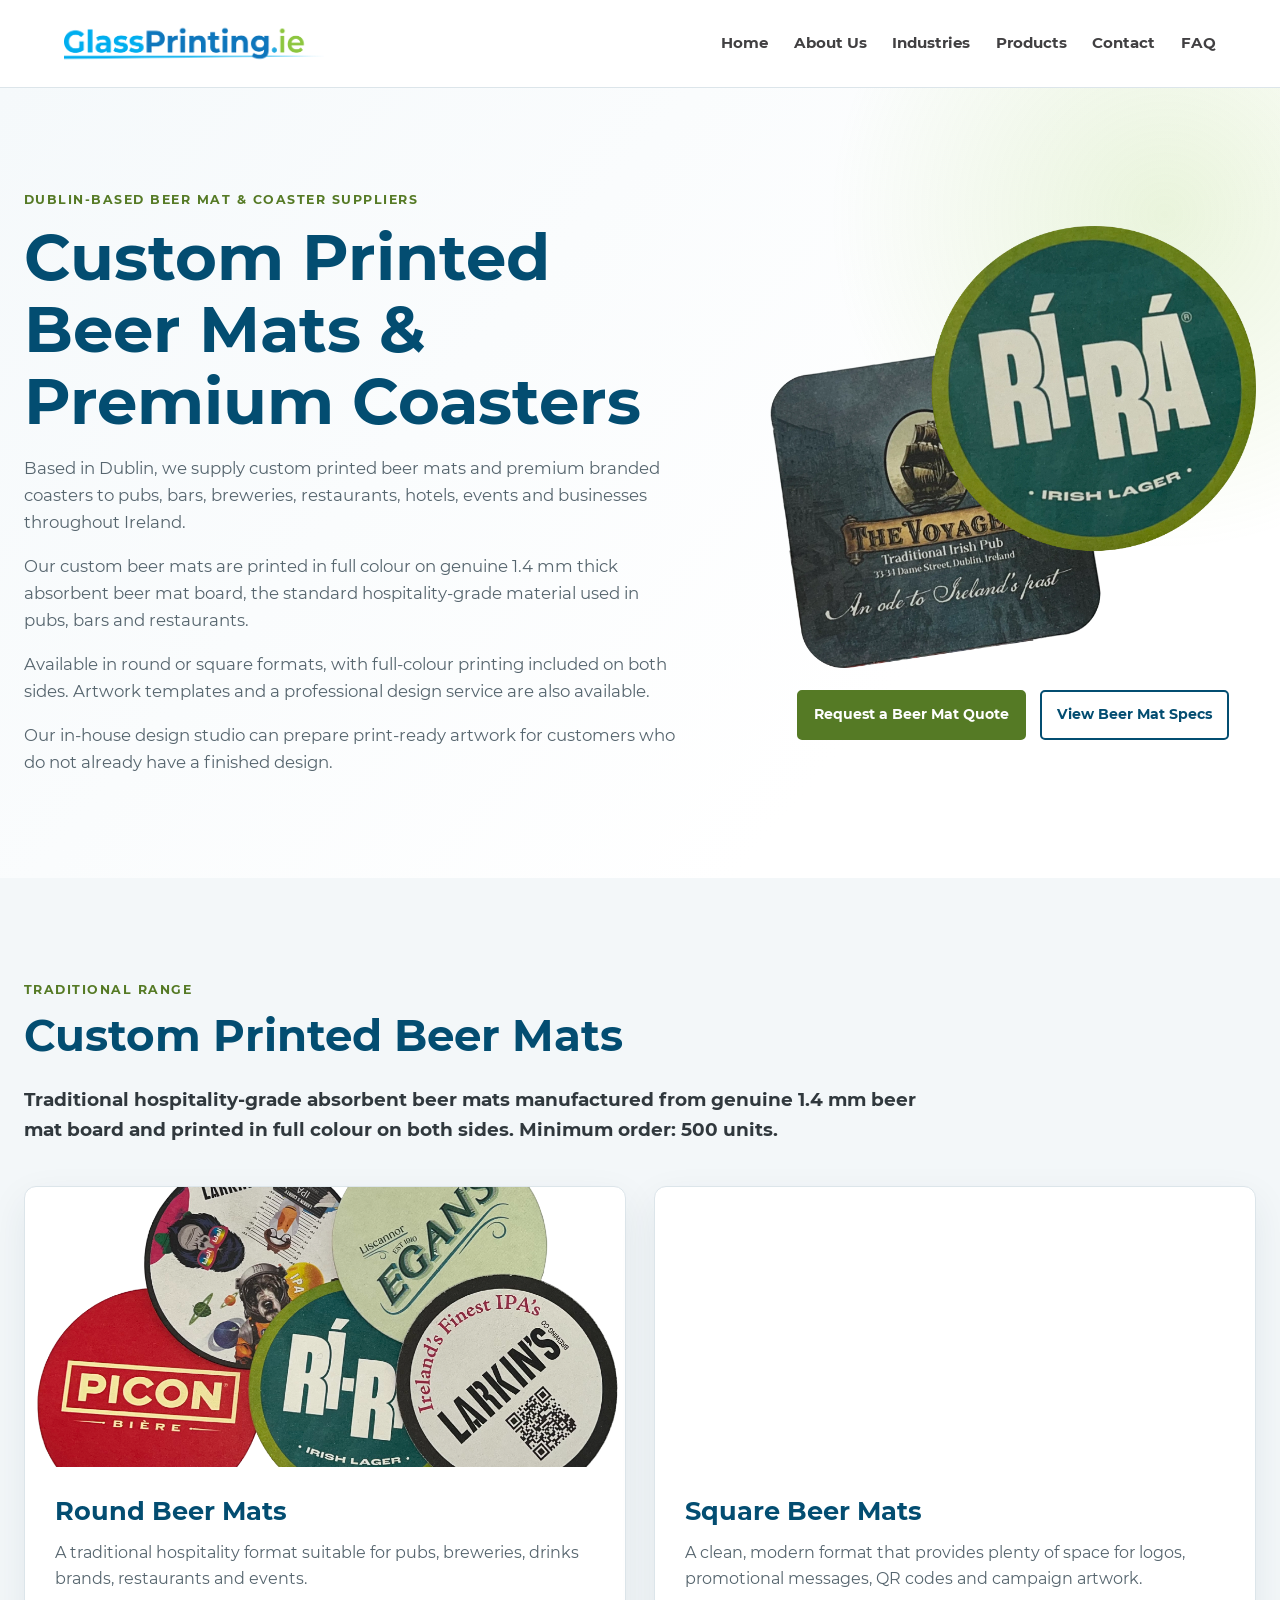
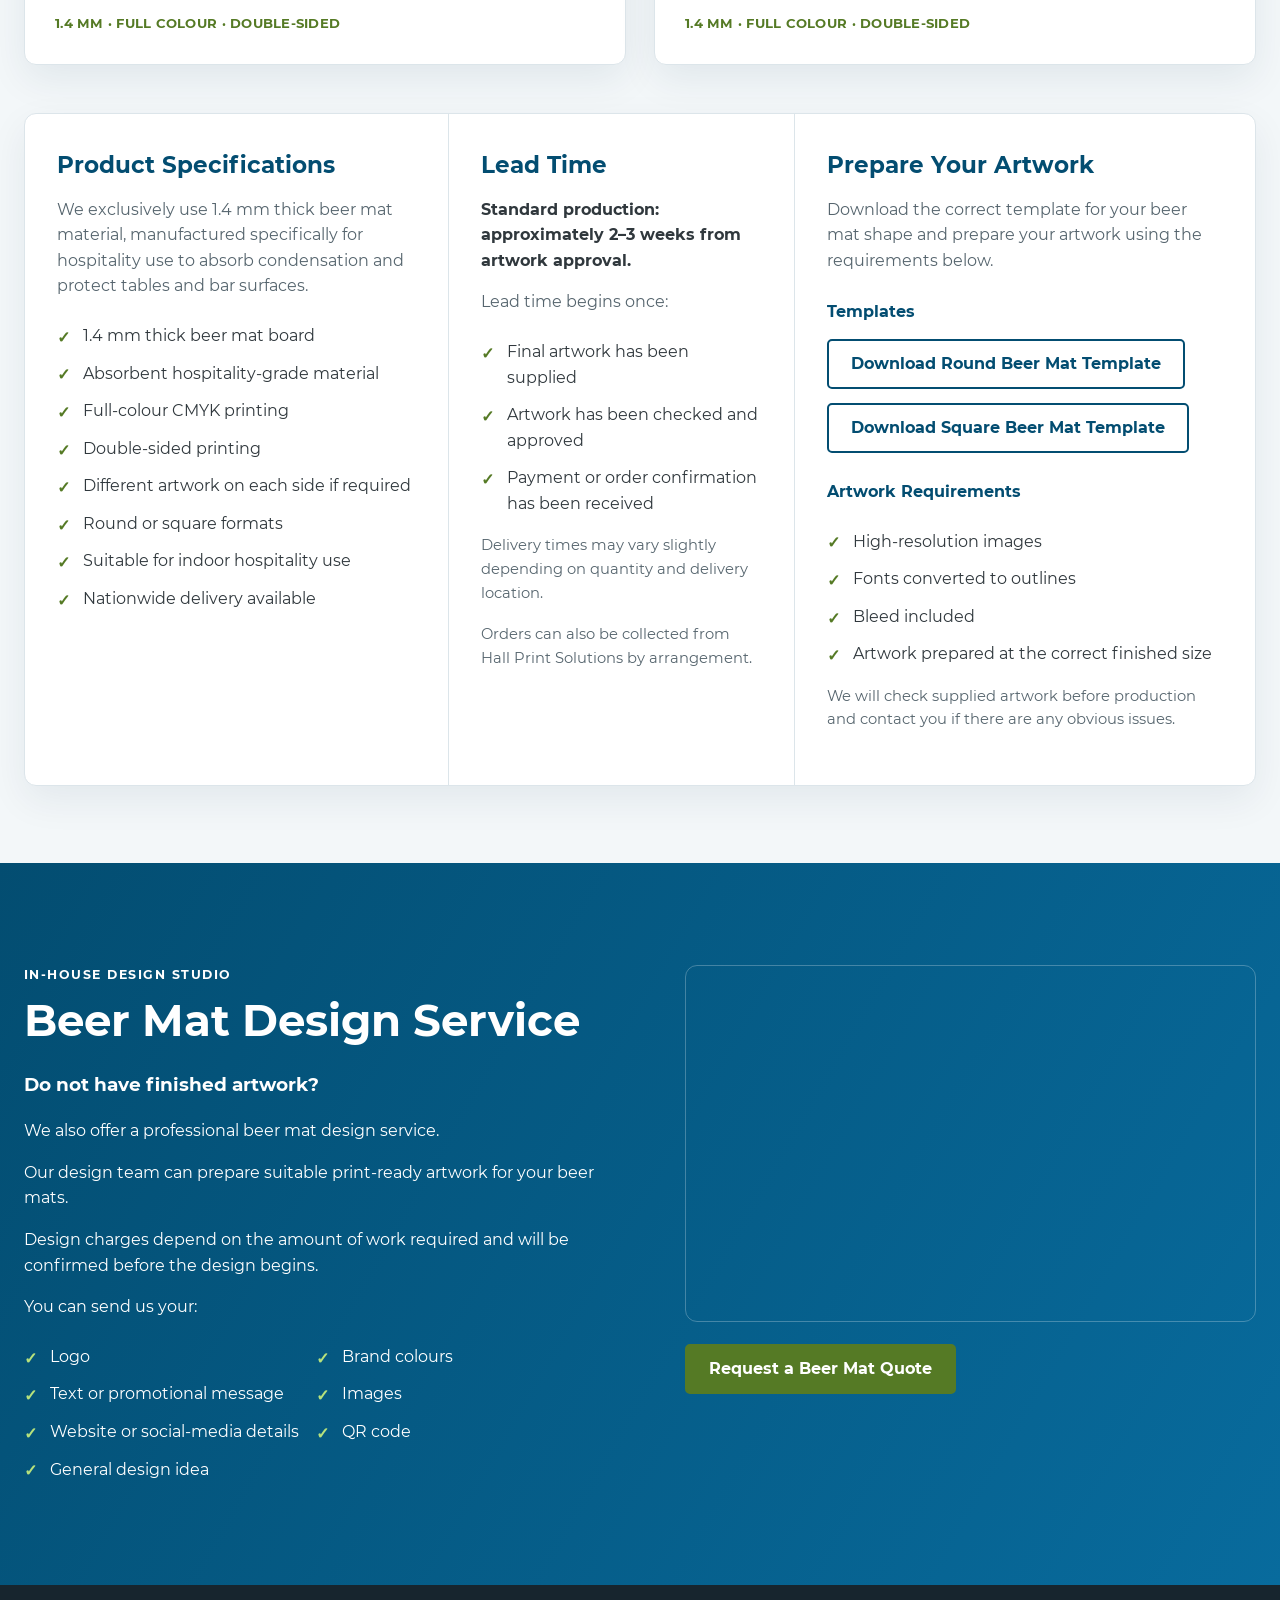
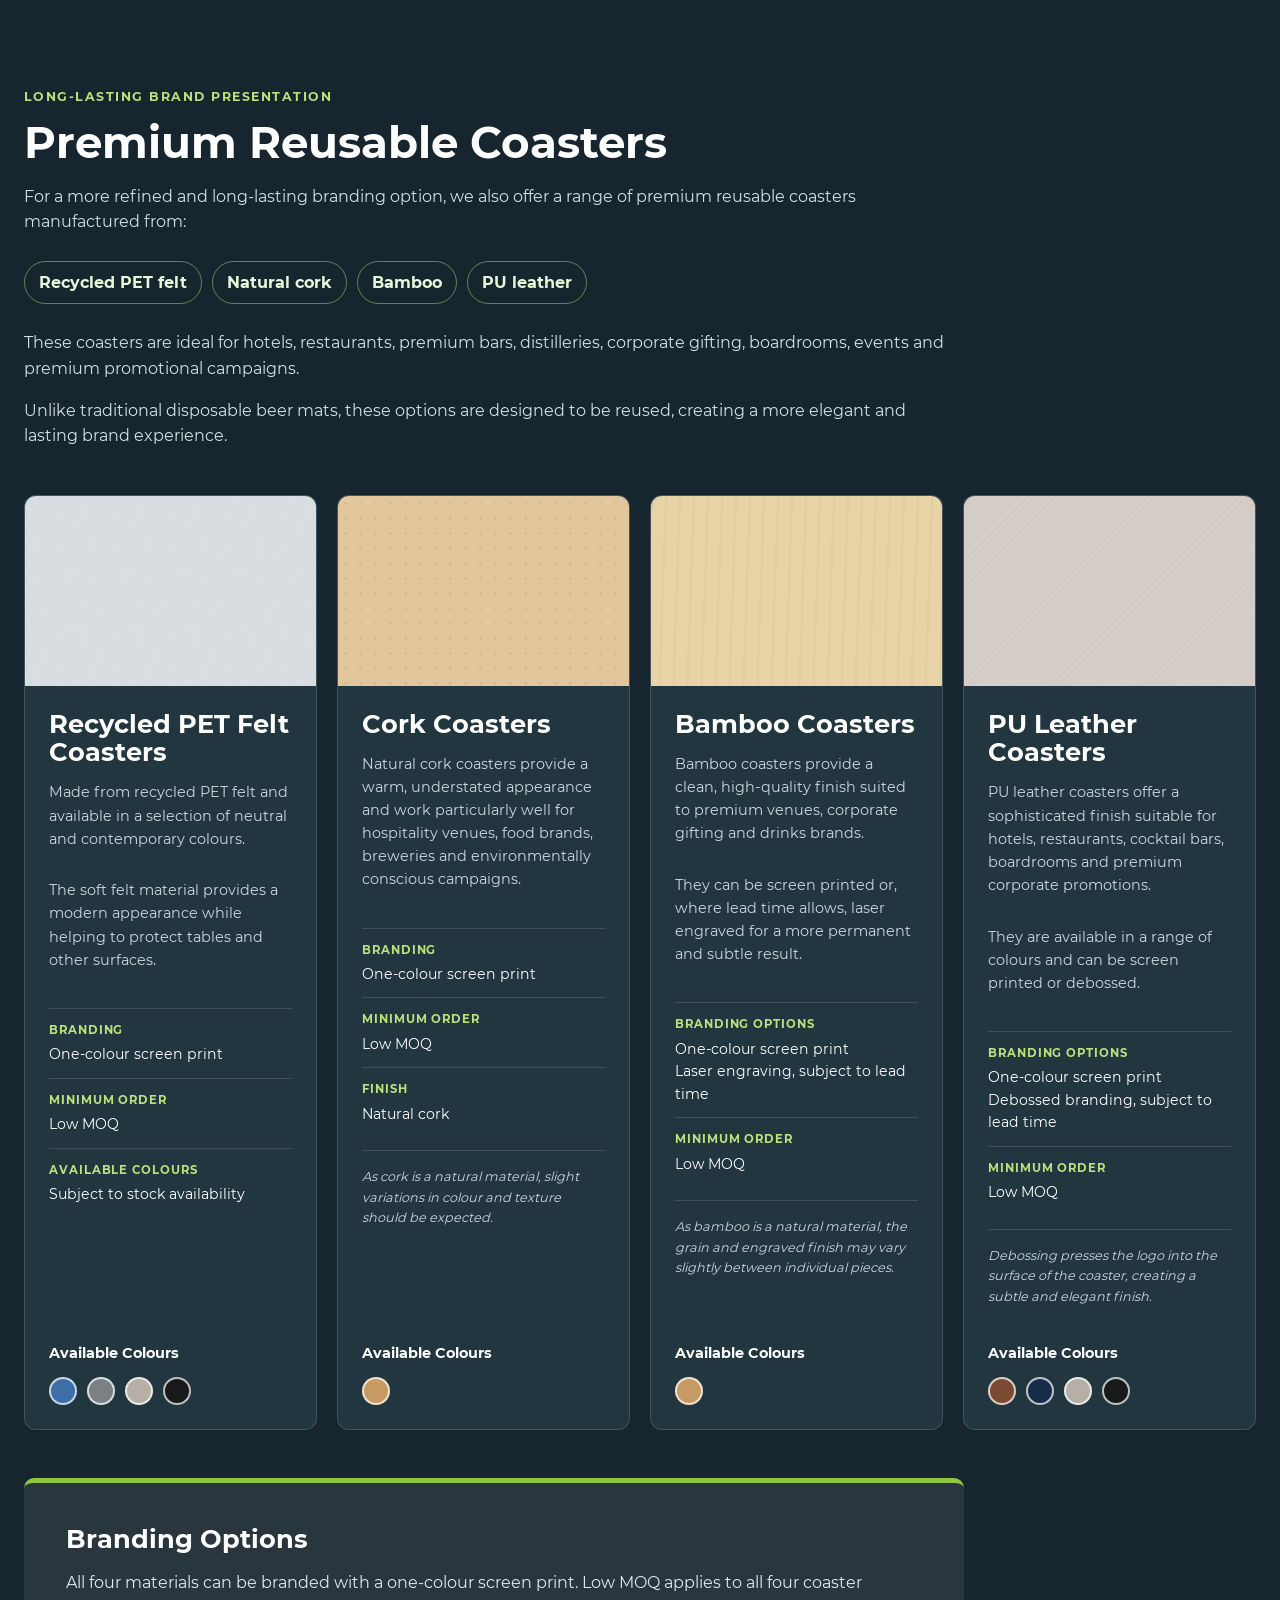
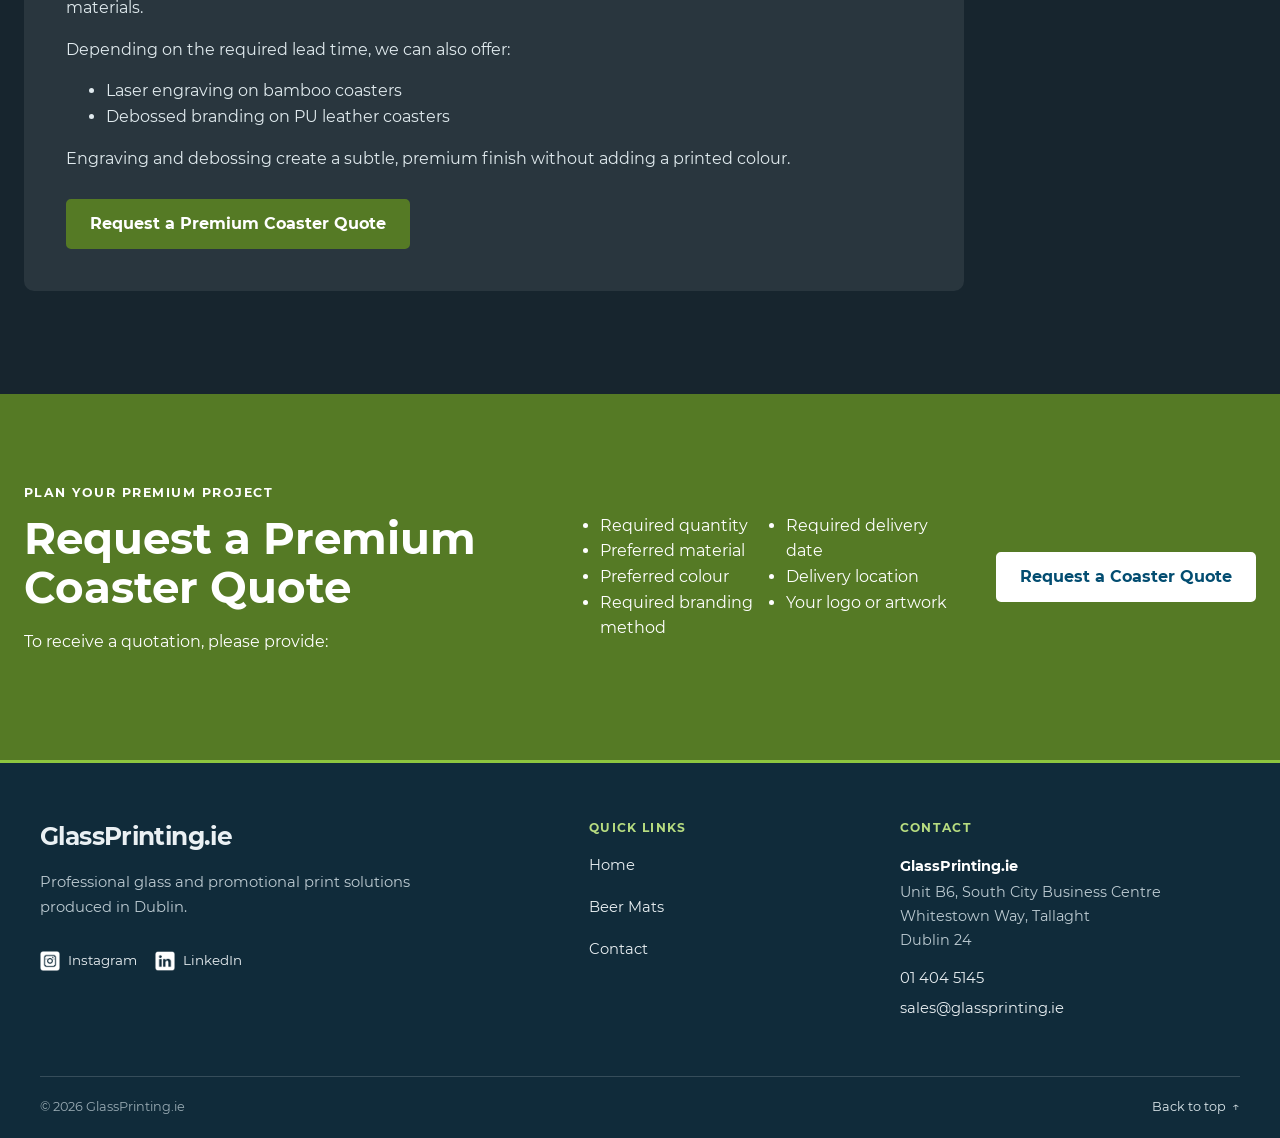
<file: beer-mats.html>
<!DOCTYPE html>
<html lang="en">
<head>
    <meta charset="UTF-8">
    <meta name="viewport" content="width=device-width, initial-scale=1.0">
    <link rel="icon" type="image/x-icon" href="/favicons/favicon.ico" sizes="16x16 32x32 48x48">
    <link rel="icon" type="image/png" href="/favicons/favicon-16.png" sizes="16x16">
    <link rel="icon" type="image/png" href="/favicons/favicon-32.png" sizes="32x32">
    <link rel="icon" type="image/png" href="/favicons/favicon-96.png" sizes="96x96">
    <link rel="apple-touch-icon" href="/favicons/apple-touch-icon.png" sizes="180x180">
    <link rel="icon" type="image/png" href="/favicons/android-chrome-192.png" sizes="192x192">
    <link rel="icon" type="image/png" href="/favicons/favicon-512.png" sizes="512x512">
    <meta name="description" content="Custom printed beer mats and premium reusable coasters for pubs, breweries, restaurants, hotels, events and promotional campaigns across Ireland.">
    <title>Custom Printed Beer Mats &amp; Premium Coasters | GlassPrinting.ie</title>
    <link rel="canonical" href="https://www.glassprinting.ie/beer-mats.html">
    <meta property="og:type" content="website">
    <meta property="og:title" content="Custom Printed Beer Mats &amp; Premium Coasters | GlassPrinting.ie">
    <meta property="og:description" content="Custom printed beer mats and premium reusable coasters for pubs, breweries, restaurants, hotels, events and promotional campaigns across Ireland.">
    <meta property="og:url" content="https://www.glassprinting.ie/beer-mats.html">
    <meta property="og:image" content="https://www.glassprinting.ie/images/banner1.jpg">
    <meta property="og:site_name" content="GlassPrinting.ie">
    <meta property="og:image:alt" content="GlassPrinting.ie wordmark in blue and green">
    <meta name="twitter:card" content="summary_large_image">
    <meta name="twitter:title" content="Custom Printed Beer Mats &amp; Premium Coasters | GlassPrinting.ie">
    <meta name="twitter:description" content="Custom printed beer mats and premium reusable coasters for pubs, breweries, restaurants, hotels, events and promotional campaigns across Ireland.">
    <meta name="twitter:image" content="https://www.glassprinting.ie/images/banner1.jpg">
    <meta name="twitter:image:alt" content="GlassPrinting.ie wordmark in blue and green">
    <script type="application/ld+json">
    {
      "@context": "https://schema.org",
      "@graph": [
        {
          "@type": "WebPage",
          "@id": "https://www.glassprinting.ie/beer-mats.html#webpage",
          "url": "https://www.glassprinting.ie/beer-mats.html",
          "name": "Custom Printed Beer Mats & Premium Coasters | GlassPrinting.ie",
          "isPartOf": { "@id": "https://www.glassprinting.ie/#website" },
          "about": { "@id": "https://www.glassprinting.ie/#organization" },
          "mainEntity": [
            { "@id": "https://www.glassprinting.ie/beer-mats.html#beer-mat-printing" },
            { "@id": "https://www.glassprinting.ie/beer-mats.html#traditional-beer-mats" },
            { "@id": "https://www.glassprinting.ie/beer-mats.html#premium-reusable-coasters" }
          ]
        },
        {
          "@type": "Service",
          "@id": "https://www.glassprinting.ie/beer-mats.html#beer-mat-printing",
          "name": "Custom Beer Mat and Coaster Printing",
          "serviceType": "Custom printing",
          "provider": { "@id": "https://www.glassprinting.ie/#organization" },
          "areaServed": { "@type": "Country", "name": "Ireland" },
          "description": "Custom printed beer mats and branded reusable coasters for hospitality businesses, events and other organisations."
        },
        {
          "@type": "Product",
          "@id": "https://www.glassprinting.ie/beer-mats.html#traditional-beer-mats",
          "name": "Custom Printed Beer Mats",
          "description": "Absorbent hospitality-grade beer mats made from 1.4 mm beer mat board, available in round or square formats with full-colour printing on both sides. Minimum order: 500 units.",
          "image": [
            "https://www.glassprinting.ie/images/beer-mats/round-beer-mats-range.webp",
            "https://www.glassprinting.ie/images/beer-mats/square-beer-mats-range.webp"
          ]
        },
        {
          "@type": "Product",
          "@id": "https://www.glassprinting.ie/beer-mats.html#premium-reusable-coasters",
          "name": "Premium Reusable Coasters",
          "description": "Reusable branded coasters made from recycled PET felt, natural cork, bamboo or PU leather, with material-specific branding options. Low MOQ applies to all four coaster materials.",
          "image": [
            "https://www.glassprinting.ie/images/beer-mats/rpet-felt-coaster-01.webp",
            "https://www.glassprinting.ie/images/beer-mats/cork-coaster-01.webp",
            "https://www.glassprinting.ie/images/beer-mats/bamboo-coaster-01.webp",
            "https://www.glassprinting.ie/images/beer-mats/pu-leather-coaster-01.webp"
          ]
        }
      ]
    }
    </script>
    <!-- Google tag (gtag.js) -->
    <script async src="https://www.googletagmanager.com/gtag/js?id=G-VSQNERBXYB"></script>
    <script>
        window.dataLayer = window.dataLayer || [];
        function gtag(){dataLayer.push(arguments);}
        gtag('js', new Date());
        gtag('config', 'G-VSQNERBXYB');
    </script>
    <!-- Google Tag Manager -->
    <script>(function(w,d,s,l,i){w[l]=w[l]||[];w[l].push({'gtm.start':
    new Date().getTime(),event:'gtm.js'});var f=d.getElementsByTagName(s)[0],
    j=d.createElement(s),dl=l!='dataLayer'?'&l='+l:'';j.async=true;j.src=
    'https://www.googletagmanager.com/gtm.js?id='+i+dl;f.parentNode.insertBefore(j,f);
    })(window,document,'script','dataLayer','GTM-P6N2FSCZ');</script>
    <!-- End Google Tag Manager -->
    <link rel="stylesheet" href="beer-mats.css">
    <link rel="stylesheet" href="footer.css">
    <script src="preview-routing.js" defer></script>
</head>
<body id="top" class="beer-page">
    <!-- Google Tag Manager (noscript) -->
    <noscript><iframe src="https://www.googletagmanager.com/ns.html?id=GTM-P6N2FSCZ"
        height="0" width="0" style="display:none;visibility:hidden"></iframe></noscript>
    <!-- End Google Tag Manager (noscript) -->

    <a class="beer-skip-link" href="#main-content">Skip to main content</a>

    <header class="beer-header">
        <a class="beer-brand" href="/" aria-label="GlassPrinting.ie home">
            <img src="images/logo.png" alt="GlassPrinting.ie" width="562" height="91">
        </a>
        <nav class="beer-nav" aria-label="Primary navigation">
            <a href="/">Home</a>
            <a href="/#about-us">About Us</a>
            <a href="/#industries">Industries</a>
            <a href="/#products">Products</a>
            <a href="contact.php">Contact</a>
            <a href="/#faq-section">FAQ</a>
        </nav>
    </header>

    <main id="main-content">
        <section class="beer-hero" aria-labelledby="beer-page-title">
            <div class="beer-shell beer-hero-grid">
                <div class="beer-hero-copy">
                    <p class="beer-eyebrow">Dublin-based Beer Mat &amp; Coaster Suppliers</p>
                    <h1 id="beer-page-title">Custom Printed Beer Mats &amp; Premium Coasters</h1>
                    <p>Based in Dublin, we supply custom printed beer mats and premium branded coasters to pubs, bars, breweries, restaurants, hotels, events and businesses throughout Ireland.</p>
                    <p>Our custom beer mats are printed in full colour on genuine 1.4 mm thick absorbent beer mat board, the standard hospitality-grade material used in pubs, bars and restaurants.</p>
                    <p>Available in round or square formats, with full-colour printing included on both sides. Artwork templates and a professional design service are also available.</p>
                    <p>Our in-house design studio can prepare print-ready artwork for customers who do not already have a finished design.</p>
                </div>
                <div class="beer-hero-media">
                    <img src="images/beer-mats/beer-mats-hero-composition.webp" alt="Custom printed round and square beer mats" width="6804" height="6181" decoding="async">
                    <div class="beer-actions">
                        <a class="beer-button beer-button-primary" href="contact.php?product=beer-mats#quote-form">Request a Beer Mat Quote</a>
                        <a class="beer-button beer-button-secondary" href="#traditional-beer-mats">View Beer Mat Specs</a>
                    </div>
                </div>
            </div>
        </section>

        <section id="traditional-beer-mats" class="beer-section beer-traditional" aria-labelledby="traditional-title">
            <div class="beer-shell">
                <div class="beer-section-intro">
                    <p class="beer-eyebrow">Traditional range</p>
                    <h2 id="traditional-title">Custom Printed Beer Mats</h2>
                    <p class="beer-lead">Traditional hospitality-grade absorbent beer mats manufactured from genuine 1.4 mm beer mat board and printed in full colour on both sides. Minimum order: 500 units.</p>
                </div>
                <div class="beer-shape-grid">
                    <article class="beer-shape-card">
                        <div class="beer-shape-media">
                            <img src="images/beer-mats/round-beer-mats-range.webp" alt="Selection of custom printed round beer mats" width="4637" height="3122" loading="lazy" decoding="async">
                        </div>
                        <div class="beer-card-content">
                            <h3>Round Beer Mats</h3>
                            <p>A traditional hospitality format suitable for pubs, breweries, drinks brands, restaurants and events.</p>
                            <p class="beer-card-summary">1.4 mm <span aria-hidden="true">·</span> Full Colour <span aria-hidden="true">·</span> Double-Sided</p>
                        </div>
                    </article>
                    <article class="beer-shape-card">
                        <div class="beer-shape-media">
                            <img src="images/beer-mats/square-beer-mats-range.webp" alt="Selection of custom printed square beer mats" width="4474" height="2879" loading="lazy" decoding="async">
                        </div>
                        <div class="beer-card-content">
                            <h3>Square Beer Mats</h3>
                            <p>A clean, modern format that provides plenty of space for logos, promotional messages, QR codes and campaign artwork.</p>
                            <p class="beer-card-summary">1.4 mm <span aria-hidden="true">·</span> Full Colour <span aria-hidden="true">·</span> Double-Sided</p>
                        </div>
                    </article>
                </div>

                <div class="beer-mats-info-panel">
                    <div class="beer-info-column">
                        <h3>Product Specifications</h3>
                        <p>We exclusively use 1.4 mm thick beer mat material, manufactured specifically for hospitality use to absorb condensation and protect tables and bar surfaces.</p>
                        <ul class="beer-spec-list">
                            <li>1.4 mm thick beer mat board</li>
                            <li>Absorbent hospitality-grade material</li>
                            <li>Full-colour CMYK printing</li>
                            <li>Double-sided printing</li>
                            <li>Different artwork on each side if required</li>
                            <li>Round or square formats</li>
                            <li>Suitable for indoor hospitality use</li>
                            <li>Nationwide delivery available</li>
                        </ul>
                    </div>
                    <div class="beer-info-column">
                        <h3>Lead Time</h3>
                        <p class="beer-info-emphasis"><strong>Standard production: approximately 2–3 weeks from artwork approval.</strong></p>
                        <p>Lead time begins once:</p>
                        <ul class="beer-check-list">
                            <li>Final artwork has been supplied</li>
                            <li>Artwork has been checked and approved</li>
                            <li>Payment or order confirmation has been received</li>
                        </ul>
                        <p class="beer-info-supporting">Delivery times may vary slightly depending on quantity and delivery location.</p>
                        <p class="beer-info-supporting">Orders can also be collected from Hall Print Solutions by arrangement.</p>
                    </div>
                    <div class="beer-info-column beer-artwork-column">
                        <h3>Prepare Your Artwork</h3>
                        <p>Download the correct template for your beer mat shape and prepare your artwork using the requirements below.</p>
                        <h4>Templates</h4>
                        <div class="beer-template-actions" aria-label="Artwork template downloads">
                            <a class="beer-button beer-button-secondary" href="pdfs/Template_R103_EN.pdf" download>Download Round Beer Mat Template</a>
                            <a class="beer-button beer-button-secondary" href="pdfs/Template_93x93_EN.pdf" download>Download Square Beer Mat Template</a>
                        </div>
                        <h4>Artwork Requirements</h4>
                        <ul class="beer-spec-list">
                            <li>High-resolution images</li>
                            <li>Fonts converted to outlines</li>
                            <li>Bleed included</li>
                            <li>Artwork prepared at the correct finished size</li>
                        </ul>
                        <p class="beer-info-supporting">We will check supplied artwork before production and contact you if there are any obvious issues.</p>
                    </div>
                </div>
            </div>
        </section>

        <section class="beer-section beer-design-section" aria-labelledby="design-service-title">
            <div class="beer-shell beer-design-grid">
                <div>
                    <p class="beer-eyebrow">In-house Design Studio</p>
                    <h2 id="design-service-title">Beer Mat Design Service</h2>
                    <p class="beer-lead">Do not have finished artwork?</p>
                    <p>We also offer a professional beer mat design service.</p>
                    <p>Our design team can prepare suitable print-ready artwork for your beer mats.</p>
                    <p>Design charges depend on the amount of work required and will be confirmed before the design begins.</p>
                    <p>You can send us your:</p>
                    <ul class="beer-check-list beer-check-list-compact">
                        <li>Logo</li>
                        <li>Brand colours</li>
                        <li>Text or promotional message</li>
                        <li>Images</li>
                        <li>Website or social-media details</li>
                        <li>QR code</li>
                        <li>General design idea</li>
                    </ul>
                </div>
                <div class="beer-design-media-block">
                    <div class="beer-design-media">
                        <img src="images/beer-mats/in-house-design-studio.webp" alt="GlassPrinting.ie in-house design studio preparing print artwork" width="2896" height="2172" loading="lazy" decoding="async">
                    </div>
                    <a class="beer-button beer-button-primary" href="contact.php?product=beer-mats#quote-form">Request a Beer Mat Quote</a>
                </div>
            </div>
        </section>

        <section class="beer-section beer-premium" aria-labelledby="premium-title">
            <div class="beer-shell">
                <div class="beer-premium-intro">
                    <p class="beer-eyebrow">Long-lasting brand presentation</p>
                    <h2 id="premium-title">Premium Reusable Coasters</h2>
                    <p>For a more refined and long-lasting branding option, we also offer a range of premium reusable coasters manufactured from:</p>
                    <ul class="beer-material-list">
                        <li>Recycled PET felt</li>
                        <li>Natural cork</li>
                        <li>Bamboo</li>
                        <li>PU leather</li>
                    </ul>
                    <p>These coasters are ideal for hotels, restaurants, premium bars, distilleries, corporate gifting, boardrooms, events and premium promotional campaigns.</p>
                    <p>Unlike traditional disposable beer mats, these options are designed to be reused, creating a more elegant and lasting brand experience.</p>
                </div>

                <div class="beer-material-grid">
                    <article class="beer-material-card beer-material-felt" data-colour-key="rpet-felt">
                        <div class="beer-material-media beer-material-media-single">
                            <div class="beer-material-slide beer-material-slide-product">
                                <img src="images/beer-mats/rpet-felt-coaster-01.webp" alt="Recycled PET felt branded coaster" width="1358" height="1360" loading="lazy" decoding="async">
                            </div>
                        </div>
                        <div class="beer-material-content">
                            <h3>Recycled PET Felt Coasters</h3>
                            <p>Made from recycled PET felt and available in a selection of neutral and contemporary colours.</p>
                            <p>The soft felt material provides a modern appearance while helping to protect tables and other surfaces.</p>
                            <dl class="beer-material-specs">
                                <div><dt>Branding</dt><dd>One-colour screen print</dd></div>
                                <div><dt>Minimum order</dt><dd>Low MOQ</dd></div>
                                <div><dt>Available colours</dt><dd>Subject to stock availability</dd></div>
                            </dl>
                            <div class="beer-colour-options">
                                <h4>Available Colours</h4>
                                <div class="beer-colour-swatches" aria-label="Available colours for Recycled PET Felt Coasters">
                                    <button class="beer-colour-swatch" type="button" aria-label="Blue" style="--swatch-colour:#3c6fa8"></button>
                                    <button class="beer-colour-swatch" type="button" aria-label="Grey" style="--swatch-colour:#7b8085"></button>
                                    <button class="beer-colour-swatch" type="button" aria-label="Stone Grey" style="--swatch-colour:#b6afa5"></button>
                                    <button class="beer-colour-swatch" type="button" aria-label="Black" style="--swatch-colour:#17191b"></button>
                                </div>
                            </div>
                        </div>
                    </article>

                    <article class="beer-material-card beer-material-cork" data-colour-key="cork">
                        <div class="beer-material-media beer-material-media-single">
                            <div class="beer-material-slide beer-material-slide-product">
                                <img src="images/beer-mats/cork-coaster-01.webp" alt="Natural cork branded coaster" width="1008" height="1014" loading="lazy" decoding="async">
                            </div>
                        </div>
                        <div class="beer-material-content">
                            <h3>Cork Coasters</h3>
                            <p>Natural cork coasters provide a warm, understated appearance and work particularly well for hospitality venues, food brands, breweries and environmentally conscious campaigns.</p>
                            <dl class="beer-material-specs">
                                <div><dt>Branding</dt><dd>One-colour screen print</dd></div>
                                <div><dt>Minimum order</dt><dd>Low MOQ</dd></div>
                                <div><dt>Finish</dt><dd>Natural cork</dd></div>
                            </dl>
                            <p class="beer-material-note">As cork is a natural material, slight variations in colour and texture should be expected.</p>
                            <div class="beer-colour-options">
                                <h4>Available Colours</h4>
                                <div class="beer-colour-swatches" aria-label="Available colours for Cork Coasters">
                                    <button class="beer-colour-swatch" type="button" aria-label="Wood" style="--swatch-colour:#c69a62"></button>
                                </div>
                            </div>
                        </div>
                    </article>

                    <article class="beer-material-card beer-material-bamboo" data-colour-key="bamboo">
                        <div class="beer-material-media beer-material-media-single">
                            <div class="beer-material-slide beer-material-slide-product">
                                <img src="images/beer-mats/bamboo-coaster-01.webp" alt="Natural bamboo branded coaster" width="1358" height="1360" loading="lazy" decoding="async">
                            </div>
                        </div>
                        <div class="beer-material-content">
                            <h3>Bamboo Coasters</h3>
                            <p>Bamboo coasters provide a clean, high-quality finish suited to premium venues, corporate gifting and drinks brands.</p>
                            <p>They can be screen printed or, where lead time allows, laser engraved for a more permanent and subtle result.</p>
                            <dl class="beer-material-specs">
                                <div><dt>Branding options</dt><dd>One-colour screen print<br>Laser engraving, subject to lead time</dd></div>
                                <div><dt>Minimum order</dt><dd>Low MOQ</dd></div>
                            </dl>
                            <p class="beer-material-note">As bamboo is a natural material, the grain and engraved finish may vary slightly between individual pieces.</p>
                            <div class="beer-colour-options">
                                <h4>Available Colours</h4>
                                <div class="beer-colour-swatches" aria-label="Available colours for Bamboo Coasters">
                                    <button class="beer-colour-swatch" type="button" aria-label="Wood" style="--swatch-colour:#c69a62"></button>
                                </div>
                            </div>
                        </div>
                    </article>

                    <article class="beer-material-card beer-material-leather" data-colour-key="pu-leather">
                        <div class="beer-material-media beer-material-media-single">
                            <div class="beer-material-slide beer-material-slide-product">
                                <img src="images/beer-mats/pu-leather-coaster-01.webp" alt="PU leather branded coaster" width="1329" height="1340" loading="lazy" decoding="async">
                            </div>
                        </div>
                        <div class="beer-material-content">
                            <h3>PU Leather Coasters</h3>
                            <p>PU leather coasters offer a sophisticated finish suitable for hotels, restaurants, cocktail bars, boardrooms and premium corporate promotions.</p>
                            <p>They are available in a range of colours and can be screen printed or debossed.</p>
                            <dl class="beer-material-specs">
                                <div><dt>Branding options</dt><dd>One-colour screen print<br>Debossed branding, subject to lead time</dd></div>
                                <div><dt>Minimum order</dt><dd>Low MOQ</dd></div>
                            </dl>
                            <p class="beer-material-note">Debossing presses the logo into the surface of the coaster, creating a subtle and elegant finish.</p>
                            <div class="beer-colour-options">
                                <h4>Available Colours</h4>
                                <div class="beer-colour-swatches" aria-label="Available colours for PU Leather Coasters">
                                    <button class="beer-colour-swatch" type="button" aria-label="Brown" style="--swatch-colour:#7a4b32"></button>
                                    <button class="beer-colour-swatch" type="button" aria-label="French Navy" style="--swatch-colour:#172c49"></button>
                                    <button class="beer-colour-swatch" type="button" aria-label="Stone Grey" style="--swatch-colour:#b6afa5"></button>
                                    <button class="beer-colour-swatch" type="button" aria-label="Black" style="--swatch-colour:#17191b"></button>
                                </div>
                            </div>
                        </div>
                    </article>
                </div>

                <div class="beer-branding-panel">
                    <h3>Branding Options</h3>
                    <p>All four materials can be branded with a one-colour screen print. Low MOQ applies to all four coaster materials.</p>
                    <p>Depending on the required lead time, we can also offer:</p>
                    <ul>
                        <li>Laser engraving on bamboo coasters</li>
                        <li>Debossed branding on PU leather coasters</li>
                    </ul>
                    <p>Engraving and debossing create a subtle, premium finish without adding a printed colour.</p>
                    <a class="beer-button beer-button-primary" href="contact.php?product=premium-coasters#quote-form">Request a Premium Coaster Quote</a>
                </div>
            </div>
        </section>

        <section class="beer-final-cta" aria-labelledby="premium-quote-title">
            <div class="beer-shell beer-final-grid">
                <div>
                    <p class="beer-eyebrow">Plan your premium project</p>
                    <h2 id="premium-quote-title">Request a Premium Coaster Quote</h2>
                    <p>To receive a quotation, please provide:</p>
                </div>
                <ul class="beer-final-list">
                    <li>Required quantity</li>
                    <li>Preferred material</li>
                    <li>Preferred colour</li>
                    <li>Required branding method</li>
                    <li>Required delivery date</li>
                    <li>Delivery location</li>
                    <li>Your logo or artwork</li>
                </ul>
                <a class="beer-button beer-button-light" href="contact.php?product=premium-coasters#quote-form">Request a Coaster Quote</a>
            </div>
        </section>
    </main>

    <footer class="site-footer" id="footer">
        <div class="site-footer-main">
            <div class="site-footer-brand">
                <a class="site-footer-wordmark" href="/">GlassPrinting.ie</a>
                <p>Professional glass and promotional print solutions produced in Dublin.</p>
                <div class="site-footer-social" aria-label="Social media">
                    <a href="https://www.instagram.com/glassprinting.ie/" target="_blank" rel="noopener noreferrer" aria-label="GlassPrinting.ie on Instagram"><img src="images/igw.png" alt="" width="20" height="20"><span>Instagram</span></a>
                    <a href="https://linkedin.com" target="_blank" rel="noopener noreferrer" aria-label="GlassPrinting.ie on LinkedIn"><img src="images/liw.png" alt="" width="20" height="20"><span>LinkedIn</span></a>
                </div>
            </div>
            <nav class="site-footer-links" aria-label="Footer navigation">
                <h2>Quick Links</h2>
                <a href="/">Home</a>
                <a href="beer-mats.html">Beer Mats</a>
                <a href="contact.php">Contact</a>
            </nav>
            <div class="site-footer-contact">
                <h2>Contact</h2>
                <address><strong>GlassPrinting.ie</strong><span>Unit B6, South City Business Centre</span><span>Whitestown Way, Tallaght</span><span>Dublin 24</span></address>
                <a href="tel:+35314045145">01 404 5145</a>
                <a href="mailto:sales@glassprinting.ie">sales@glassprinting.ie</a>
            </div>
        </div>
        <div class="site-footer-bottom">
            <span>&copy; 2026 GlassPrinting.ie</span>
            <a class="back-to-top" id="back-to-top" href="#top">Back to top <span aria-hidden="true">↑</span></a>
        </div>
    </footer>
</body>
</html>
</file>
<file: styles.css>
/* Importing Font Files */
@font-face {
    font-family: 'Montserrat';
    src: url('fonts/Montserrat-Regular.ttf') format('truetype');
    font-weight: normal;
    font-style: normal;
}
@font-face {
    font-family: 'Montserrat';
    src: url('fonts/Montserrat-Bold.ttf') format('truetype');
    font-weight: bold;
    font-style: normal;
}
@font-face {
    font-family: 'Montserrat';
    src: url('fonts/Montserrat-Black.ttf') format('truetype');
    font-weight: 600;
    font-style: normal;
}
@font-face {
    font-family: 'Montserrat';
    src: url('fonts/Montserrat-Medium.ttf') format('truetype');
    font-weight: 400;
    font-style: normal;
}
@font-face {
    font-family: 'Montserrat';
    src: url('fonts/Montserrat-Light.ttf') format('truetype');
    font-weight: 300;
    font-style: normal;
}
@font-face {
    font-family: 'Montserrat';
    src: url('fonts/Montserrat-Italic.ttf') format('truetype');
    font-weight: normal;
    font-style: italic;
}

/* Animation for headers */
@keyframes slideUpFadeIn {
    0% {
        opacity: 0;
        transform: translateY(60px);
    }
    100% {
        opacity: 1;
        transform: translateY(0);
    }
}

.animate-header {
    opacity: 0; /* Ensure headers are hidden initially */
    animation: slideUpFadeIn .5s forwards; /* Apply the animation */
}

/* Animation for images in Recent Work section */
@keyframes slideUpFadeInImage {
    0% {
        opacity: 0;
        transform: translateY(60px);
    }
    100% {
        opacity: 1;
        transform: translateY(0);
    }
}

.animate-recent-work-image {
    opacity: 0;
    animation: slideUpFadeInImage 0.5s forwards;
    animation-delay: var(--animation-delay);
}

/* Animation for image sliding in from the left */
@keyframes slideInLeft {
    0% {
        opacity: 0;
        transform: translateX(-60px);
    }
    100% {
        opacity: 1;
        transform: translateX(0);
    }
}

/* Animation for text sliding in from the right */
@keyframes slideInRight {
    0% {
        opacity: 0;
        transform: translateX(60px);
    }
    100% {
        opacity: 1;
        transform: translateX(0);
    }
}

.animate-about-us-image {
    opacity: 0;
    animation: slideInLeft 0.5s forwards;
}

.animate-about-us-text {
    opacity: 0;
    animation: slideInRight 0.5s forwards;
}

/* Animation for core values sliding in from the right */
@keyframes slideInRight {
    0% {
        opacity: 0;
        transform: translateX(200px);
    }
    100% {
        opacity: 1;
        transform: translateX(0);
    }
}

.animate-core-value {
    opacity: 0;
    animation: slideInRight 0.5s forwards;
    animation-delay: var(--animation-delay);
}

/* Animation for SUPPORT LOCAL sliding in from the right */
@keyframes slideInRight {
    0% {
        opacity: 0;
        transform: translateX(200px);
    }
    100% {
        opacity: 1;
        transform: translateX(0);
    }
}

.animate-support-local {
    opacity: 0;
    animation: slideInRight 0.5s forwards;
    animation-delay: var(--animation-delay);
}

/* Scaling up core value images on hover */
.value img {
    transition: transform 0.5s ease-in-out;
}

.value:hover img {
    transform: scale(1.5);
}

/* Smooth Scrolling */
html {
    scroll-behavior: smooth;
}

/* Default Items */
body {
    font-family: 'Montserrat', sans-serif;
    margin: 0;
    padding: 0;
}
h2 {
    text-transform: uppercase;
    font-family: Montserrat;
    font-weight: 600;
    color: #0e76bc;
    margin-top: 0;
    margin-bottom: 30px;
    padding: 15px 0px;
    font-size: 2.5em;
}
h2 span {
    font-family: Montserrat;
    font-weight: 300;
}
h3 {
    color: #414042;
    font-weight: 400;
    margin-bottom: 30px;
    padding: 0px 0px;
    font-size: 1.6em;
}
img {
    max-width: 100%;
    height: auto;
}

a{
    text-decoration: none;
    color: inherit;
}

a:hover{
    text-decoration: underline;
}

/* Header */
.header {
    display: flex;
    justify-content: space-between;
    align-items: center;
    padding: 30px 20px;
    background-color: #fff;
    max-width: 1200px;
    margin: 0 auto;
}
.logo {
    height: 50px;
}

/* Navbar Styles */
.navbar {
    display: flex;
    z-index: 1000;
}
.navbar a {
    color: #0e76bc; /* Default text color */
    text-decoration: none;
    margin-left: 20px;
    transition: color 0.3s ease; /* Smooth transition for color change */
}
.navbar a img {
    width: 20px;
    height: auto;
    margin: 0;
    padding: 0;
}
.navbar a:hover {
    color: #8dc63f; /* Text color on hover */
}
.navbar a.current {
    font-weight: bold; /* Bold for active link */
}
.menu-toggle {
    display: none;
    font-size: 24px;
    background: none;
    border: none;
    cursor: pointer;
    color: #0e76bc;
}

/* Close menu button */
.close-menu {
    display: none;
    font-size: 24px;
    background: none;
    border: none;
    cursor: pointer;
    color: #0e76bc;
    align-self: flex-end;
    margin: 5px;
}
.social-icons {
    margin-left: 10px;
}
.social-icons a {
    margin-left: 0;
}

/* Hero Banner */
.hero-banner {
    position: relative;
    width: 100%;
    overflow: hidden;
    background-color: #f3f3f3;
    display: flex;
    justify-content: center;
    align-items: center;
}
.carousel {
    width: 100%;
    position: relative;
    overflow: hidden;
    max-width: 100%;
    margin: 0 auto;
}
.carousel .slides {
    display: flex;
    transition: transform 0.5s ease-in-out;
    width: 100%; /* Assuming you have 4 slides */
    will-change: transform;
}
.carousel .slide {
    position: relative;
    width: 100%;
    flex-shrink: 0;
    overflow: hidden; /* Ensure no overflow */
}
.carousel .slides img {
    width: 100%;
    object-fit: cover;
}
.carousel img {
    display: block;
}
.carousel-indicators {
    position: absolute;
    bottom: 10px;
    left: 50%;
    transform: translateX(-50%);
    display: flex;
}
.carousel-indicators .indicator {
    width: 10px;
    height: 10px;
    background-color: #fff;
    border-radius: 50%;
    margin: 0 5px;
    cursor: pointer;
}
.carousel-indicators .indicator.active {
    background-color: #8dc63f;
}
/* Carousel Arrows */
.arrow {
    color: #fff;
    position: absolute;
    top: 50%;
    font-size: 1.8em;
    transform: translateY(-50%);
    width: 40px;
    height: 40px;
    cursor: pointer;
    z-index: 900;
}
.arrow.prev {
    left: 20px;
}
.arrow.next {
    right: 10px;
}
.scroll-arrow {
    position: absolute;
    bottom: 20px;
    left: 50%;
    transform: translateX(-50%);
    font-size: 4em;
    color: #fff;
    cursor: pointer;
    animation: bounce 2s infinite;
}
@keyframes bounce {
    0%, 20%, 50%, 80%, 100% {
        transform: translateX(-50%) translateY(0);
    }
    40% {
        transform: translateX(-50%) translateY(-15px);
    }
    60% {
        transform: translateX(-50%) translateY(-10px);
    }
}
/* CTA Button */
.cta-button {
    position: absolute;
    bottom: 32%;
    left: 50%;
    transform: translateX(-50%);
    padding: 10px 20px;
    background-color: #8dc63f;
    color: #fff;
    text-decoration: none;
    font-size: 1.5em;
    border-radius: 5px;
    transition: background-color 0.3s ease;
}
.cta-button:hover {
    background-color: #74a62d;
}

/* Beer Mats carousel campaign */
.beer-mats-carousel-slide {
    min-height: clamp(340px, 44.2vw, 840px);
    background:
        radial-gradient(circle at 16% 22%, rgba(141, 198, 63, 0.18) 0 2px, transparent 3px) 0 0 / 28px 28px,
        linear-gradient(120deg, #023a57 0%, #075f8a 58%, #0e76bc 100%);
    color: #fff;
}

.beer-mats-carousel-background {
    position: absolute;
    z-index: 0;
    inset: 0;
    background-position: center;
    background-size: cover;
}

.beer-mats-carousel-content {
    position: absolute;
    z-index: 2;
    top: 50%;
    left: clamp(54px, 7vw, 132px);
    width: min(52%, 760px);
    transform: translateY(-50%);
    text-align: left;
}

.beer-mats-carousel-content h2 {
    max-width: 720px;
    margin: 0;
    color: #fff;
    font-size: clamp(2rem, 3.7vw, 4.3rem);
    line-height: 1.05;
    text-transform: none;
}

.beer-mats-carousel-content > p {
    max-width: 680px;
    margin: 20px 0 0;
    color: #eef7fb;
    font-size: clamp(0.9rem, 1.25vw, 1.2rem);
    line-height: 1.55;
}

.beer-mats-carousel-cta {
    display: inline-flex;
    min-height: 48px;
    align-items: center;
    justify-content: center;
    margin-top: 26px;
    padding: 11px 24px;
    border: 2px solid #8dc63f;
    border-radius: 5px;
    background-color: #8dc63f;
    color: #fff;
    font-weight: 700;
    text-decoration: none;
}

.beer-mats-carousel-cta:hover {
    border-color: #74a62d;
    background-color: #74a62d;
}

.beer-mats-carousel-cta:focus-visible {
    outline: 3px solid #fff;
    outline-offset: 4px;
}

.beer-mats-carousel-visual {
    position: absolute;
    z-index: 1;
    top: 7%;
    right: 4%;
    width: min(41vw, 680px);
    height: 86%;
}

.carousel .slides .beer-mats-carousel-image {
    position: absolute;
    display: block;
    width: auto;
    height: auto;
    object-fit: contain;
    filter: drop-shadow(0 22px 20px rgba(0, 24, 38, 0.3));
}

.carousel .slides .beer-mats-carousel-image-square {
    top: 0;
    right: -4%;
    width: 100%;
}

.carousel .slides .beer-mats-carousel-image-round {
    right: 8%;
    bottom: 0;
    width: 86%;
}

/* Permanent Beer Mats promotion below the homepage carousel */
.beer-mats-promo {
    position: relative;
    overflow: hidden;
    background:
        radial-gradient(circle at 88% 18%, rgba(141, 198, 63, 0.2), transparent 28%),
        linear-gradient(118deg, #023a57 0%, #075f8a 62%, #0e76bc 100%);
    color: #fff;
}

.beer-mats-promo,
.beer-mats-promo * {
    box-sizing: border-box;
}

.beer-mats-promo::before {
    position: absolute;
    inset: 0;
    background-image: radial-gradient(rgba(255, 255, 255, 0.12) 1px, transparent 1px);
    background-size: 25px 25px;
    content: "";
    mask-image: linear-gradient(90deg, transparent 28%, #000 100%);
    pointer-events: none;
}

.beer-mats-promo-inner {
    position: relative;
    z-index: 1;
    display: grid;
    width: min(calc(100% - 80px), 1380px);
    min-height: 520px;
    margin: 0 auto;
    grid-template-columns: minmax(0, 1.3fr) minmax(400px, 1fr);
    align-items: center;
    gap: clamp(32px, 5vw, 80px);
    padding: clamp(62px, 6vw, 94px) 0;
}

.beer-mats-promo-copy {
    max-width: 790px;
}

.beer-mats-promo-eyebrow {
    margin: 0 0 14px;
    color: #b7dc80;
    font-size: 0.8rem;
    font-weight: 700;
    letter-spacing: 0.13em;
    text-transform: uppercase;
}

.beer-mats-promo .beer-mats-promo-copy h2 {
    max-width: 750px;
    margin: 0;
    padding: 0;
    color: #fff;
    font-size: clamp(2.45rem, 4.4vw, 4.8rem);
    font-weight: 600;
    letter-spacing: -0.035em;
    line-height: 1.04;
    text-transform: none;
}

.beer-mats-promo-body {
    max-width: 720px;
    margin: 24px 0 0;
    color: #f0f7fa;
    font-size: clamp(1rem, 1.25vw, 1.18rem);
    line-height: 1.65;
}

.beer-mats-promo-studio {
    max-width: 710px;
    margin-top: 22px;
    padding-left: 15px;
    border-left: 3px solid #8dc63f;
}

.beer-mats-promo-studio p {
    margin: 0;
    color: #e6f1f5;
    font-size: 0.9rem;
    line-height: 1.55;
}

.beer-mats-promo-studio .beer-mats-promo-studio-label {
    margin-bottom: 4px;
    color: #b7dc80;
    font-size: 0.76rem;
    font-weight: 700;
    letter-spacing: 0.1em;
    text-transform: uppercase;
}

.beer-mats-promo-details {
    max-width: 760px;
    margin: 20px 0 0;
    color: #d8eaf2;
    font-size: 0.92rem;
    font-weight: 700;
    line-height: 1.7;
}

.beer-mats-promo-details span {
    padding: 0 0.4em;
    color: #8dc63f;
}

.beer-mats-promo-actions {
    display: flex;
    flex-wrap: wrap;
    gap: 14px;
    margin-top: 30px;
}

.beer-mats-promo-button {
    display: inline-flex;
    min-height: 50px;
    align-items: center;
    justify-content: center;
    padding: 12px 23px;
    border: 2px solid transparent;
    border-radius: 5px;
    font-weight: 700;
    line-height: 1.25;
    text-align: center;
    text-decoration: none;
    transition: background-color 0.2s ease, border-color 0.2s ease, color 0.2s ease;
}

.beer-mats-promo-button-primary {
    border-color: #8dc63f;
    background: #8dc63f;
    color: #fff;
}

.beer-mats-promo-button-primary:hover {
    border-color: #74a62d;
    background: #74a62d;
}

.beer-mats-promo-button-secondary {
    border-color: rgba(255, 255, 255, 0.82);
    color: #fff;
}

.beer-mats-promo-button-secondary:hover {
    border-color: #fff;
    background: #fff;
    color: #034d71;
}

.beer-mats-promo-button:focus-visible {
    outline: 3px solid #fff;
    outline-offset: 4px;
}

.beer-mats-promo-visual {
    position: relative;
    min-width: 0;
    min-height: 390px;
}

.beer-mats-promo-image {
    position: absolute;
    display: block;
    height: auto;
    object-fit: contain;
    filter: drop-shadow(0 22px 20px rgba(0, 24, 38, 0.3));
}

.beer-mats-promo-image-square {
    top: -4%;
    right: -6%;
    width: 101%;
}

.beer-mats-promo-image-round {
    right: 8%;
    bottom: -4%;
    width: 87%;
}

@media (max-width: 1024px) {
    .beer-mats-promo-inner {
        width: min(calc(100% - 56px), 1380px);
        min-height: 480px;
        grid-template-columns: minmax(0, 1.15fr) minmax(330px, 0.85fr);
        gap: 30px;
    }

    .beer-mats-promo .beer-mats-promo-copy h2 {
        font-size: clamp(2.25rem, 4.8vw, 3.6rem);
    }

    .beer-mats-promo-visual {
        min-height: 340px;
    }

    .beer-mats-promo-image-square {
        top: 0;
        right: -2%;
        width: 94%;
    }

    .beer-mats-promo-image-round {
        right: 10%;
        bottom: -2%;
        width: 82%;
    }
}

@media (max-width: 768px) {
    .beer-mats-promo-inner {
        width: min(calc(100% - 40px), 680px);
        min-height: 0;
        grid-template-columns: minmax(0, 1fr);
        gap: 38px;
        padding: 58px 0 48px;
    }

    .beer-mats-promo-copy {
        max-width: 660px;
    }

    .beer-mats-promo-visual {
        width: min(100%, 580px);
        min-height: 390px;
        margin: 0 auto;
    }

}

@media (max-width: 480px) {
    .beer-mats-promo-inner {
        width: min(calc(100% - 32px), 680px);
        gap: 30px;
        padding: 48px 0 36px;
    }

    .beer-mats-promo .beer-mats-promo-copy h2 {
        margin: 0;
        padding: 0;
        font-size: clamp(2.05rem, 10.5vw, 2.7rem);
        line-height: 1.08;
        text-transform: none;
    }

    .beer-mats-promo-body {
        margin-top: 20px;
        font-size: 0.98rem;
    }

    .beer-mats-promo-details {
        font-size: 0.82rem;
    }

    .beer-mats-promo-details span {
        padding: 0 0.2em;
    }

    .beer-mats-promo-actions {
        align-items: stretch;
        flex-direction: column;
        margin-top: 26px;
    }

    .beer-mats-promo-button {
        width: 100%;
        min-height: 52px;
    }

    .beer-mats-promo-visual {
        min-height: 270px;
    }

    .beer-mats-promo-image-square {
        right: -2%;
        width: 94%;
    }

    .beer-mats-promo-image-round {
        right: 10%;
        width: 82%;
    }
}

@media (max-width: 700px) {
    .hero-banner.beer-mats-campaign-active {
        height: 340px;
    }

    .hero-banner .carousel,
    .hero-banner .carousel .slides,
    .hero-banner .carousel .slide {
        height: 100%;
    }

    .hero-banner .carousel .slides img {
        height: 100%;
        object-fit: cover;
    }

    .beer-mats-carousel-slide {
        min-height: 0;
    }

    .beer-mats-carousel-content {
        top: 7px;
        left: 18px;
        width: calc(100% - 36px);
        transform: none;
    }

    .beer-mats-carousel-content h2 {
        max-width: 84%;
        font-size: 1rem;
        line-height: 1.03;
    }

    .beer-mats-carousel-content > p {
        max-width: 80%;
        margin-top: 6px;
        font-size: 0.57rem;
        line-height: 1.3;
    }

    .beer-mats-carousel-cta {
        min-height: 28px;
        margin-top: 6px;
        padding: 3px 11px;
        font-size: 0.62rem;
    }

    .beer-mats-carousel-visual {
        top: auto;
        right: 2%;
        bottom: 6%;
        width: 40%;
        height: 58%;
        opacity: 0.72;
    }

    .carousel .slides .beer-mats-carousel-image-square {
        right: 0;
    }

    .beer-mats-campaign-active .beer-mats-carousel-content {
        top: 50%;
        width: calc(100% - 36px);
        transform: translateY(-50%);
    }

    .beer-mats-campaign-active .beer-mats-carousel-content h2 {
        max-width: 82%;
        font-size: 1.75rem;
        line-height: 1.05;
    }

    .beer-mats-campaign-active .beer-mats-carousel-content > p {
        max-width: 80%;
        margin-top: 14px;
        font-size: 0.82rem;
        line-height: 1.45;
    }

    .beer-mats-campaign-active .beer-mats-carousel-cta {
        min-height: 42px;
        margin-top: 18px;
        padding: 8px 16px;
        font-size: 0.8rem;
    }

    .beer-mats-campaign-active .arrow {
        top: 12px;
        width: 32px;
        height: 32px;
        transform: none;
    }

    .beer-mats-campaign-active .arrow.prev {
        right: 52px;
        left: auto;
    }

    .beer-mats-campaign-active .arrow.next {
        right: 12px;
    }

    .beer-mats-campaign-active .arrow img {
        width: 100%;
        height: 100%;
        object-fit: contain;
    }
}

@media (prefers-reduced-motion: reduce) {
    .beer-mats-carousel-cta {
        transition: none;
    }
}

/* Sections */
.section {
    padding: 25px 20px 40px 20px;
    margin: 0 auto;
    text-align: center;
}
.grid {
    display: grid;
    gap: 5px;
    justify-items: center;
}
.container {
    max-width: 1200px;
    margin: 0 auto;
    padding: 25px 15px; /* Add some padding for better alignment */
}

/* Recent Work */

.recent-work{
    background-color: #0e76bc;
}

/* Full-width background for Recent Work section */

.full-width-background {
    background-color: #0e76bc;
    width: 100%;
    padding: 30px 0; /* Adjust padding as necessary */
    box-sizing: border-box;
}

.recent-work-inner {
    max-width: 1300px;
    margin: 0 auto;
    text-align: center;
    padding: 0 20px; /* Add padding to center the content */
}

.recent-work h2 {
    color: white;
}

.recent-work h2 span {
    color: white;
}

/* Gallery styles */
.gallery-container {
    position: relative;
    overflow: hidden;
    width: 100%;
    display: flex;
    align-items: center;
    justify-content: center; /* Center the gallery container */
}

.gallery-wrapper {
    overflow: hidden;
    width: 100%;
    position: relative; /* Added to ensure arrows are positioned correctly */
}

.gallery {
    display: flex;
    transition: transform 1s linear;
    gap:10px;
    margin-top: 10px;
}

.gallery img {
    width: 100%; 
    height: auto;
    border: 2px solid white; /* Add white border */
}

.gallery-arrow {
    color: #fff;
    top: 50%;
    font-size: 2em;
    transform: translateY(-9%);
    width: 40px;
    height: 40px;
    cursor: pointer;
    z-index: 1000;
    border-radius: 50%;
    display: flex;
    justify-content: center;
    align-items: center;
}

.gallery-prev {
    left: -50px; /* Move it outside the left boundary */
}

.gallery-next {
    right: -50px; /* Move it outside the right boundary */
}


/* About Us */

.about-section {
    display: flex;
    flex-direction: column;
    gap: 20px; /* Space between topics */
    text-align: left;
}

.about-topic {
    display: flex;
    align-items: flex-start;
    justify-content: flex-start;
}

.about-topic img {
    width: 100px; /* Size for the icons */
    height: 100px; /* Keep a consistent size */
    margin-right: 20px;
}

.about-topic div {
    flex: 1;
    padding-top: 10px;
}

.about-topic h3 {
    margin: 0;
    padding-bottom: 10px;
    font-size: 1.5em;
    color: #8dc63f;
}

.about-topic p {
    margin: 0;
    font-size: 1em;
    color: #414042;
}

.support-local {
    margin-top: 20px;
    background: #8dc63f;
    color: #414042;
}

.support-local h2,
.support-local h2 span{
    color: white;
}

.core-values {
    margin-top: 20px;
}
.values-container {
    display: flex;
    justify-content: space-between;
    flex-wrap: wrap;
}
.value {
    width: 22%;
    text-align: center;
}
.value .icon {
    margin-bottom: 10px;
}
.value img {
    width: 100px;
    height: auto;
}
.testimonials {
    margin-top: 20px;
}
.testimonial {
    display: flex;
    align-items: center;
    margin-bottom: 10px;
}
.testimonial .photo {
    font-size: 30px;
    margin-right: 10px;
}

/* Industries */
.image-container {
    position: relative;
    width: 295px;
    height: 190px;
    overflow: hidden;
}

.image-box {
    position: relative;
    width: 100%;
    height: 100%;
    text-align: left;
}

.image {
    position: absolute;
    width: 100%;
    height: 100%;
    transition: transform 1s;
}

.front {
    z-index: 1;
}

.back {
    z-index: 2;
    transform: translateY(-100%);
}

.image-box:hover .back {
    transform: translateY(0);
}

/* New wrapper to separate image container and button */
.image-container-wrapper {
    display: flex;
    flex-direction: column;
    align-items: center; /* Center the button horizontally */
    margin-bottom: 20px; /* Add some space below each item */
}

/* Styling for the Learn More button */
.learn-more-btn {
    background-color: #0e76bc;
    color: white;
    padding: 10px 20px;
    border: none;
    cursor: pointer;
    font-size: 16px;
    border-radius: 4px;
    margin-top: 10px; /* Space between the image and the button */
    transition: background-color 0.3s ease;
    width: 156px;
    align-content: center;
    height: 30px;
}

.learn-more-btn:hover {
    background-color: #095a87;
}


/* Modal background */
.industry-modal {
    display: none;
    position: fixed;
    z-index: 1000;
    left: 0;
    top: 0;
    width: 100%;
    height: 100%;
    overflow: auto;
    background-color: rgba(0, 0, 0, 0.5);
}

/* Modal content box */
.industry-modal-content {
    background-color: white;
    margin: 15% auto;
    padding: 20px;
    border-radius: 8px;
    width: 60%;
    max-width: 600px;
    position: relative;
    animation: fadeIn 0.3s;
}

.industry-modal-content h3{
    text-align: center;
    color: #095a87;
    font-weight: bold;
}

.industry-modal-content li{
padding: 14px 0;
}

/* Close button */
.industry-close-btn {
    position: absolute;
    top: 10px;
    right: 15px;
    color: #aaa;
    font-size: 30px;
    font-weight: bold;
    cursor: pointer;
}

.industry-close-btn:hover,
.industry-close-btn:focus {
    color: black;
    text-decoration: none;
    cursor: pointer;
}

/* Fade-in animation for modals */
@keyframes fadeIn {
    from { opacity: 0; }
    to { opacity: 1; }
}

/* Extra styling for mobile responsiveness */
@media screen and (max-width: 768px) {
    .industry-modal-content {
        width: 90%;
    }
}



/* Products */
.products-services {
    background-color: #00aeef;
    padding: 15px 0; /* Add padding to make the section look better */
}

.products-services h2,
.products-services h2 span,
.products-services .button,
.products-services .product-details {
    color: white;
}

.products-services h3{
 color: white;   
}

.button {
    padding: 10px 20px;
    border: 2px solid white;
    border-radius: 75px;
    background-color: #0e76bc;
    color: white;
    cursor: pointer;
    width: 140px; /* Set a fixed width for the buttons */
    height: 140px;
    box-sizing: border-box;
    font-size: 1.2em;
    font-weight: bold;
    display: flex; /* Enable flexbox */
    flex-direction: column; /* Arrange items vertically */
    align-items: center; /* Center items horizontally */
    justify-content: center; /* Center items vertically */
    text-align: center; /* Ensure text is centered */
}

.product-button {
    padding: 10px 20px;
    border: 2px solid white;
    border-radius: 75px;
    background-color: #0e76bc;
    color: white;
    cursor: pointer;
    text-decoration: none;
    margin-top: 20px;
    width: 400px;
    height: 60px;
    text-align: center;
    box-sizing: border-box;
    font-size: 1.2em;
    font-weight: bold;
    display: flex; /* Enable flexbox */
    flex-direction: column; /* Arrange items vertically */
    align-items: center; /* Center items horizontally */
    justify-content: center; /* Center items vertically */
}

.button:hover, .button.active {
    background-color: #8dc63f;
    color: white;
    box-shadow: 0px 5px 15px rgba(0,0,0,0.2);
    transform: translateY(-2px);
}

.button-icon {
    width: 40px; /* Adjust the size of the icon */
    height: auto; /* Maintain aspect ratio */
}

.button-text {
    display: block; /* Ensure text is treated as block-level element */
}

.product-about-section {
    display: flex;
    gap: 20px;
    text-align: left;
    background-color: #26b8ee;
    padding: 30px;
    border-radius: 20px;
}

.product-details {
    text-align: left;
    margin-top: 50px;
    display: flex;
    align-items: flex-start;
    flex-wrap: wrap; /* Allows wrapping on smaller screens */
}

.product-description {
    max-width: 60%; /* Adjust the width as needed */
    flex: 1 1 auto; /* Allows the description to resize */
}

/* Ensure the images and text align properly */
.productimage {
    max-width: 50%; /* Adjust the width as needed */
    height: 50%;
    flex: 1 1 auto; /* Allows the image to resize */
}
.product-description h3 {
    margin: 0;
    padding: 0;
    padding-left: 10px;
}
.product-description p {
    margin: auto 0;
    padding: 10px 12px;
    text-align: left;
}

.product-description div img {
    width: 10%;
    height: 10%;
    margin: 4px 10px;
    /* background-color: white; */
    /* border-radius: 40px; */
    /* padding: 10px; */
}

.productfeature {
    display: flex;
    font-size: 1.2em;
}

/* OUR BRANDS section */
.our-brands {
    text-align: center;
    padding: 50px 0;
    background-color: #f0f0f0;
}

.our-brands .brands-container {
    display: flex;
    flex-wrap: wrap;
    justify-content: center;
    gap: 30px;
}

.our-brands .brands-container img {
    max-width: 100px;
    height: auto;
}

/* Media Queries for Responsivity */
@media (max-width: 1200px) {
    .header, .section {
        padding: 20px;
    }
    .hero-banner {
        height: 350px;
    }
    .industries .grid {
        grid-template-columns: repeat(2, 1fr); /* Two columns for medium screens */
    }

}

@media (max-width: 768px) {
    .header {
        flex-direction: row;
        justify-content: space-between;
        align-items: center;
        padding: 10px 20px;
    }

    .logo {
        order: 1;
    }

    .navbar {
        display: none;
        flex-direction: column;
        align-items: flex-start;
        background-color: #fff;
        position: absolute;
        top: 70px;
        right: 0px;
        width: 35%;
        box-shadow: 0 8px 16px rgba(0,0,0,0.1);
        z-index: 1000;
    }
    .navbar a {
        margin: 4px 6px;
        width: calc(100% - 40px);
        text-align: right;
    }
    .navbar.active {
        display: flex;
    }

    .menu-toggle {
        display: block;
        order: 2;
    }

    .navbar.active .close-menu {
        display: block;
    }

    .social-icons {
        margin-top: 10px;
        display: none;
    }
    .hero-banner {
        height: 340px;
    }

    .cta-button {
        position: absolute;
        bottom: 22%;
        left: 50%;
        transform: translateX(-50%);
        padding: 10px 20px;
        font-size: .75em;
        border-radius: 5px;
        transition: background-color 0.3s ease;
    }

    .scroll-arrow {
        display: none;
    }

    .grid {
        grid-template-columns: repeat(2, 1fr);
    }
    .about-section {
        flex-direction: column;
        text-align: center;
        text-align: left;
    }
    .about-section img {
        margin-right: 0;
        margin-bottom: 20px;
        margin-top: 12px;
    }

    .about-topic div{
        padding-left: 10px;
    }

    .values-container {
        display: grid;
        grid-template-columns: repeat(1, 1fr);
        gap: 20px;
        justify-items: center;
    }

    .value {
        width: 100%;
        text-align: center;
    }

    .industries .grid {
        display: grid;
        grid-template-columns: repeat(2, 1fr); /* Two columns */
        gap: 10px; /* Adjust gap as needed */
    }

    .industries .grid .image-container {
        width: 100%; /* Ensure image containers take full width of their grid cell */
        height: 100px; /* Maintain aspect ratio */
    }

    .button {
        width: calc(50% - 20px); /* Ensure buttons are half-width on smaller screens */
        height: 125px;
        margin: 10px 10px; /* Adjust margins for consistent spacing */
    }
    .product-about-section {
        flex-direction: column;
        align-items: center;
        max-width: 265px;
        margin: auto;
    }

    .product-about-section img{
        max-width: 100%;
        height: auto;
        flex: none;
    }

    .product-description {
        max-width: 100%;
        flex: none; /* Prevents flex resizing */
    }

    .product-description {
        text-align: center;
    }

    .product-button {
        width: 265px;
    }

   /* .our-brands .brands-container {
        flex-direction: column;
    }*/
    
    .our-brands .brands-container img {
        margin-bottom: 20px;
    }
}

@media (max-width: 540px) {
    .hero-banner {
        height: 160px;
    }
}


@media (max-width: 480px) {
    h2 {
        text-transform: uppercase;
        color: #0e76bc;
        margin-bottom: 30px;
        padding: 10px 0px;
    }

    h3 {
        color: #434343;
        margin-bottom: 30px;
        padding: 10px 0px;
        font-size: 1.2em;
    }

    .header, .section {
        padding: 10px;
    }
    .hero-banner {
        height: 175px;
    }
    .grid {
        grid-template-columns: 1fr;
    }
    .about-section img {
        margin-right: 0;
        margin-bottom: 20px;
        margin-top: 70px;
    }
    .button {
        width: 80%; /* Full width for buttons on very small screens */
        margin: 0;
    }
    .our-brands .brands-container {
/*        display: grid;*/
        grid-template-columns: repeat(2, 1fr);
        gap: 20px;
        justify-items: center;
    }

    .our-brands .brands-container img {
        margin-bottom: 0;
        max-width: 80px;
    }

}

@media (max-width: 375px) {
    .hero-banner {
        height: 160px;
    }
    .product-about-section {
        max-width: 235px;
    }
    .product-button {
    width: 230px;
}

}

@media (max-width: 345px) {
    .hero-banner {
        height: 150px;
    }

}


@media (min-width: 1024px) {
    .grid {
        grid-template-columns: repeat(8, 1fr);
    }
}

@media (min-width: 768px) and (max-width: 1023px) {
    .grid {
        grid-template-columns: repeat(2, 1fr);
    }
}

@media (max-width: 767px) {
    .grid {
        grid-template-columns: repeat(2, 1fr);
    }
}



/* Additional FAQ styles */
.green-container {
    background-color: #8dc63f; 
    color: white; 
    padding: 25px 20px; 
    text-align: center; 
    cursor: pointer;
}

h2 {
    text-transform: uppercase;
    font-weight: 600;
    color: white; 
    margin: 0; 
    font-size: 1.5em; 
}

.faq-info {
    color: white; 
    font-size: 1em; 
    margin-top: 10px;
}

.faq-container {
    display: none;
    flex-direction: column;
    padding: 20px;
    max-width: 800px;
    margin: 20px auto;
}

.faq-item {
    background-color: #f0f0f0;
    border: 1px solid #ccc;
    border-radius: 8px;
    margin-bottom: 20px;
    padding: 15px;
    transition: background-color 0.3s;
}

.faq-question {
    font-weight: 600;
    color: #0e76bc;
    cursor: pointer;
    margin: 0;
    background: none;
    border: none;
    padding: 0;
    text-align: left;
    width: 100%;
}

.faq-answer {
    max-height: 0;
    overflow: hidden;
    margin-top: 10px;
    color: #414042;
    transition: max-height 0.3s ease-out;
}

.faq-item.active .faq-answer {
    max-height: 100px;
}

/* Green container styling */
.green-container {
    background-color: #8dc63f; 
    color: white; 
    padding: 25px 20px; 
    text-align: center; 
    cursor: pointer; /* Change cursor to pointer */
}

h2 {
    text-transform: uppercase;
    font-weight: 600;
    color: white; 
    margin: 0; 
    font-size: 1.5em; 
}

.faq-info {
    color: white; 
    font-size: 1em; 
    margin-top: 10px; /* Space between heading and info text */
}

/* FAQ Styles */
.faq-container {
    display: none; /* Initially hidden */
    flex-direction: column;
    padding: 20px;
    max-width: 800px;
    margin: 20px auto; 
}
.faq-item {
    background-color: #f0f0f0;
    border: 1px solid #ccc;
    border-radius: 8px;
    margin-bottom: 20px;
    padding: 15px;
    transition: background-color 0.3s;
}
.faq-question {
    font-weight: 600;
    color: #0e76bc;
    cursor: pointer;
    margin: 0;
    background: none;
    border: none;
    padding: 0;
    text-align: left;
    width: 100%;
}
.faq-answer {
    max-height: 0;
    overflow: hidden;
    margin-top: 10px;
    color: #414042;
    transition: max-height 0.3s ease-out;
}

/* Button styling */
.more-questions {
    display: inline-block;
    margin-top: 20px;
    padding: 10px 15px;
    background-color: #0e76bc;
    color: white;
    text-decoration: none;
    border-radius: 5px;
    transition: background-color 0.3s;
}
.more-questions:hover {
    background-color: #0a5a8a; /* Darker shade for hover */
}
</file>
<file: footer.css>
.site-footer {
    border-top: 3px solid #8dc63f;
    background: #102b3a;
    color: #fff;
    font-family: 'Montserrat', Arial, sans-serif;
}

.site-footer,
.site-footer * {
    box-sizing: border-box;
}

.site-footer-main {
    display: grid;
    width: min(calc(100% - 80px), 1240px);
    margin: 0 auto;
    grid-template-columns: minmax(0, 1.35fr) minmax(180px, 0.65fr) minmax(280px, 1fr);
    gap: clamp(40px, 7vw, 96px);
    padding: 54px 0 48px;
}

.site-footer-brand,
.site-footer-links,
.site-footer-contact,
.site-footer-contact address {
    display: flex;
    min-width: 0;
    align-items: flex-start;
    flex-direction: column;
}

.site-footer-wordmark {
    color: #fff;
    font-size: 1.55rem;
    font-weight: 700;
    letter-spacing: -0.025em;
    text-decoration: none;
}

.site-footer-brand > p {
    max-width: 390px;
    margin: 14px 0 0;
    color: #bdcbd2;
    font-size: 0.92rem;
    line-height: 1.65;
}

.site-footer h2 {
    margin: 3px 0 19px;
    padding: 0;
    color: #b7dc80;
    font-size: 0.76rem;
    font-weight: 700;
    letter-spacing: 0.11em;
    line-height: 1.3;
    text-transform: uppercase;
}

.site-footer a {
    color: #eaf0f3;
    text-decoration: none;
}

.site-footer a:hover {
    color: #b7dc80;
    text-decoration: none;
}

.site-footer-links {
    gap: 12px;
}

.site-footer-links h2 {
    margin-bottom: 7px;
}

.site-footer-links a,
.site-footer-contact > a {
    min-height: 30px;
    font-size: 0.92rem;
    line-height: 1.45;
}

.site-footer-contact address {
    margin: 0 0 15px;
    color: #bdcbd2;
    font-size: 0.9rem;
    font-style: normal;
    line-height: 1.65;
}

.site-footer-contact address strong {
    margin-bottom: 3px;
    color: #fff;
}

.site-footer-contact > a {
    overflow-wrap: anywhere;
}

.site-footer-social {
    display: flex;
    flex-wrap: wrap;
    gap: 10px 18px;
    margin-top: 23px;
}

.site-footer-social a {
    display: inline-flex;
    min-height: 38px;
    align-items: center;
    gap: 8px;
    font-size: 0.84rem;
}

.site-footer-social img {
    display: block;
    width: 20px;
    height: 20px;
    object-fit: contain;
}

.site-footer-bottom {
    display: flex;
    width: min(calc(100% - 80px), 1240px);
    min-height: 62px;
    align-items: center;
    justify-content: space-between;
    gap: 24px;
    margin: 0 auto;
    border-top: 1px solid rgba(255, 255, 255, 0.16);
    color: #99abb4;
    font-size: 0.8rem;
}

.site-footer .back-to-top {
    position: static;
    z-index: auto;
    display: inline-flex;
    min-height: 38px;
    align-items: center;
    gap: 6px;
    padding: 7px 0;
    border-radius: 0;
    background: transparent;
    color: #dce7eb;
    cursor: pointer;
}

.site-footer .back-to-top:hover {
    background: transparent;
    color: #b7dc80;
}

.site-footer a:focus-visible {
    outline: 3px solid #8dc63f;
    outline-offset: 4px;
}

@media (max-width: 900px) {
    .site-footer-main {
        grid-template-columns: repeat(2, minmax(0, 1fr));
    }

    .site-footer-brand {
        grid-column: 1 / -1;
    }
}

@media (max-width: 560px) {
    .site-footer-main,
    .site-footer-bottom {
        width: min(calc(100% - 36px), 1240px);
    }

    .site-footer-main {
        grid-template-columns: minmax(0, 1fr);
        gap: 34px;
        padding: 42px 0 36px;
    }

    .site-footer-brand {
        grid-column: auto;
    }

    .site-footer-bottom {
        min-height: 78px;
        align-items: flex-start;
        flex-direction: column;
        justify-content: center;
        gap: 3px;
        padding: 14px 0;
    }
}
</file>
<file: beer-mats.css>
@font-face {
    font-family: 'Montserrat';
    src: url('fonts/Montserrat-Regular.ttf') format('truetype');
    font-weight: 400;
    font-style: normal;
    font-display: swap;
}

@font-face {
    font-family: 'Montserrat';
    src: url('fonts/Montserrat-Bold.ttf') format('truetype');
    font-weight: 700;
    font-style: normal;
    font-display: swap;
}

:root {
    --beer-blue-dark: #034d71;
    --beer-blue: #0e76bc;
    --beer-green: #557a25;
    --beer-green-bright: #8dc63f;
    --beer-ink: #30383d;
    --beer-muted: #56656e;
    --beer-line: #dce5ea;
    --beer-light: #f3f7f9;
    --beer-white: #fff;
}

.beer-page {
    margin: 0;
    background: var(--beer-white);
    color: var(--beer-ink);
    font-family: 'Montserrat', Arial, sans-serif;
    line-height: 1.6;
}

.beer-page *,
.beer-page *::before,
.beer-page *::after {
    box-sizing: border-box;
}

.beer-page img {
    max-width: 100%;
}

.beer-page a {
    color: var(--beer-blue);
}

.beer-skip-link {
    position: fixed;
    z-index: 1000;
    top: 12px;
    left: 12px;
    padding: 10px 14px;
    background: var(--beer-white);
    color: var(--beer-blue-dark);
    font-weight: 700;
    transform: translateY(-160%);
}

.beer-skip-link:focus {
    transform: translateY(0);
}

.beer-header {
    display: flex;
    width: 100%;
    min-height: 88px;
    align-items: center;
    justify-content: space-between;
    gap: 28px;
    padding: 18px clamp(20px, 5vw, 72px);
    border-bottom: 1px solid var(--beer-line);
    background: var(--beer-white);
}

.beer-brand {
    display: inline-flex;
    flex: 0 0 auto;
}

.beer-brand img {
    display: block;
    width: min(260px, 48vw);
    height: auto;
}

.beer-nav {
    display: flex;
    align-items: center;
    justify-content: flex-end;
    gap: clamp(14px, 2vw, 28px);
}

.beer-nav a {
    color: #414042;
    font-size: 0.94rem;
    font-weight: 700;
    text-decoration: none;
}

.beer-nav a:hover {
    color: var(--beer-blue);
}

.beer-shell {
    width: min(100% - 48px, 1240px);
    margin-right: auto;
    margin-left: auto;
}

.beer-hero {
    overflow: hidden;
    padding: clamp(64px, 8vw, 112px) 0;
    background:
        radial-gradient(circle at 91% 16%, rgba(141, 198, 63, 0.18), transparent 25%),
        linear-gradient(130deg, #f5f9fb 0%, #fff 72%);
}

.beer-hero-grid {
    display: grid;
    grid-template-columns: minmax(0, 1.15fr) minmax(340px, 0.85fr);
    align-items: center;
    gap: clamp(48px, 7vw, 92px);
}

.beer-hero-copy {
    min-width: 0;
}

.beer-eyebrow {
    margin: 0 0 12px;
    color: var(--beer-green);
    font-size: 0.78rem;
    font-weight: 700;
    letter-spacing: 0.12em;
    text-transform: uppercase;
}

.beer-page h1,
.beer-page h2,
.beer-page h3 {
    color: var(--beer-blue-dark);
    line-height: 1.12;
}

.beer-page h1 {
    max-width: 820px;
    margin: 0;
    font-size: clamp(2.45rem, 5vw, 4.8rem);
}

.beer-page h2 {
    margin: 0;
    font-size: clamp(2rem, 3.4vw, 3.2rem);
}

.beer-page h3 {
    margin: 0;
    font-size: clamp(1.25rem, 2vw, 1.65rem);
}

.beer-hero-copy > p:not(.beer-eyebrow) {
    max-width: 780px;
    margin: 18px 0 0;
    color: var(--beer-muted);
    font-size: 1.04rem;
}

.beer-actions,
.beer-template-actions {
    display: flex;
    align-items: center;
    flex-wrap: wrap;
    gap: 14px;
    margin-top: 30px;
}

.beer-button {
    display: inline-flex;
    min-height: 50px;
    align-items: center;
    justify-content: center;
    padding: 12px 22px;
    border: 2px solid transparent;
    border-radius: 5px;
    font: inherit;
    font-weight: 700;
    line-height: 1.25;
    text-align: center;
    text-decoration: none;
    transition: background-color 0.2s ease, border-color 0.2s ease, color 0.2s ease;
}

.beer-page .beer-button-primary {
    border-color: var(--beer-green);
    background: var(--beer-green);
    color: var(--beer-white);
}

.beer-page .beer-button-primary:hover {
    border-color: #496b1d;
    background: #496b1d;
    color: var(--beer-white);
}

.beer-page .beer-button-secondary {
    border-color: var(--beer-blue-dark);
    background: transparent;
    color: var(--beer-blue-dark);
}

.beer-page .beer-button-secondary:hover {
    background: var(--beer-blue-dark);
    color: var(--beer-white);
}

.beer-button:focus-visible,
.beer-nav a:focus-visible,
.beer-brand:focus-visible {
    outline: 3px solid var(--beer-blue);
    outline-offset: 4px;
}

.beer-hero-media {
    display: flex;
    min-width: 0;
    align-items: center;
    flex-direction: column;
}

.beer-hero-media > img {
    display: block;
    width: min(100%, 620px);
    height: auto;
    object-fit: contain;
}

.beer-hero-media .beer-actions {
    width: 100%;
    flex-wrap: nowrap;
    justify-content: center;
    margin-top: 22px;
}

.beer-hero-media .beer-button {
    padding-right: 15px;
    padding-left: 15px;
    font-size: 0.88rem;
}

.beer-section {
    padding: clamp(68px, 8vw, 108px) 0;
}

.beer-traditional {
    padding-bottom: clamp(64px, 6vw, 80px);
    background: var(--beer-light);
}

.beer-two-column,
.beer-design-grid {
    display: grid;
    grid-template-columns: repeat(2, minmax(0, 1fr));
    align-items: start;
    gap: clamp(44px, 7vw, 92px);
}

.beer-section-intro > p:not(.beer-eyebrow),
.beer-design-grid > div > p,
.beer-premium-intro > p,
.beer-branding-panel > p {
    color: var(--beer-muted);
}

.beer-lead {
    margin-top: 24px;
    color: var(--beer-ink) !important;
    font-size: 1.16rem;
    font-weight: 700;
}

.beer-traditional .beer-section-intro {
    max-width: 900px;
}

.beer-branding-panel {
    padding: clamp(28px, 4vw, 42px);
    border-top: 5px solid var(--beer-green-bright);
    border-radius: 10px;
    background: var(--beer-white);
    box-shadow: 0 18px 48px rgba(3, 45, 72, 0.09);
}

.beer-spec-list,
.beer-check-list {
    display: grid;
    gap: 12px;
    margin: 24px 0 0;
    padding: 0;
    list-style: none;
}

.beer-spec-list li,
.beer-check-list li {
    position: relative;
    padding-left: 26px;
}

.beer-spec-list li::before,
.beer-check-list li::before {
    position: absolute;
    top: 0.12em;
    left: 0;
    color: var(--beer-green);
    content: '✓';
    font-weight: 700;
}

.beer-heading-row {
    display: flex;
    align-items: flex-end;
    justify-content: space-between;
    margin-bottom: 38px;
}

.beer-shape-grid {
    display: grid;
    grid-template-columns: repeat(2, minmax(0, 1fr));
    align-items: stretch;
    gap: 28px;
    margin-top: 42px;
}

.beer-shape-card {
    display: flex;
    overflow: hidden;
    border: 1px solid var(--beer-line);
    border-radius: 12px;
    background: var(--beer-white);
    box-shadow: 0 14px 38px rgba(3, 45, 72, 0.08);
    flex-direction: column;
}

.beer-shape-media {
    position: relative;
    display: grid;
    min-height: 280px;
    place-items: center;
    overflow: hidden;
}

.beer-shape-media > img {
    position: absolute;
    inset: 0;
    width: 100%;
    height: 100%;
    object-fit: cover;
    object-position: center;
}

.beer-card-content {
    display: flex;
    padding: 30px;
    flex: 1;
    flex-direction: column;
}

.beer-card-content p {
    margin: 14px 0 0;
    color: var(--beer-muted);
}

.beer-card-summary {
    margin-top: 22px !important;
    color: var(--beer-green) !important;
    font-size: 0.82rem;
    font-weight: 700;
    letter-spacing: 0.02em;
    text-transform: uppercase;
}

.beer-mats-info-panel {
    display: grid;
    grid-template-columns: minmax(0, 1.1fr) minmax(0, 0.9fr) minmax(0, 1.2fr);
    margin-top: clamp(40px, 4vw, 48px);
    overflow: hidden;
    border: 1px solid var(--beer-line);
    border-radius: 12px;
    background: var(--beer-white);
    box-shadow: 0 14px 38px rgba(3, 45, 72, 0.07);
}

.beer-info-column {
    min-width: 0;
    padding: clamp(30px, 3vw, 40px) 32px;
}

.beer-info-column + .beer-info-column {
    border-left: 1px solid var(--beer-line);
}

.beer-info-column h3 {
    margin-bottom: 18px;
    color: var(--beer-blue-dark);
    font-size: clamp(1.35rem, 1.8vw, 1.65rem);
}

.beer-info-column h4 {
    margin: 26px 0 12px;
    color: var(--beer-blue-dark);
    font-size: 1rem;
}

.beer-info-column > p {
    color: var(--beer-muted);
}

.beer-info-emphasis {
    color: var(--beer-ink) !important;
}

.beer-info-supporting {
    margin-top: 18px;
    font-size: 0.92rem;
}

.beer-template-actions {
    align-items: stretch;
    margin-top: 14px;
}

.beer-design-section {
    background: linear-gradient(120deg, var(--beer-blue-dark), #086b9d);
    color: var(--beer-white);
}

.beer-design-section h2,
.beer-design-section .beer-eyebrow,
.beer-design-section .beer-lead,
.beer-design-section p {
    color: var(--beer-white) !important;
}

.beer-check-list-compact {
    grid-template-columns: repeat(2, minmax(0, 1fr));
}

.beer-design-section .beer-check-list li::before {
    color: #b7e27c;
}

.beer-design-media-block {
    display: flex;
    align-items: flex-start;
    flex-direction: column;
    gap: 22px;
}

.beer-design-media {
    position: relative;
    width: 100%;
    aspect-ratio: 8 / 5;
    overflow: hidden;
    border: 1px solid rgba(255, 255, 255, 0.25);
    border-radius: 12px;
}

.beer-design-media > img {
    display: block;
    width: 100%;
    height: 100%;
    object-fit: cover;
    object-position: 50% 46%;
}

.beer-premium {
    background: #17252e;
    color: #e9f0f3;
}

.beer-premium h2,
.beer-premium h3 {
    color: var(--beer-white);
}

.beer-premium .beer-eyebrow {
    color: #b7e27c;
}

.beer-premium-intro {
    max-width: 920px;
}

.beer-premium-intro > p {
    color: #d4e0e5;
}

.beer-material-list {
    display: flex;
    flex-wrap: wrap;
    gap: 10px;
    margin: 26px 0;
    padding: 0;
    list-style: none;
}

.beer-material-list li {
    padding: 8px 14px;
    border: 1px solid rgba(183, 226, 124, 0.5);
    border-radius: 999px;
    color: #eaf6da;
    font-weight: 700;
}

.beer-branding-panel {
    max-width: 940px;
    margin-top: 48px;
    border-top-color: var(--beer-green-bright);
    background: rgba(255, 255, 255, 0.08);
    box-shadow: none;
}

.beer-branding-panel .beer-button {
    margin-top: 12px;
}

.beer-branding-panel > p,
.beer-branding-panel li {
    color: #e0eaee;
}

.beer-material-grid {
    display: grid;
    grid-template-columns: repeat(4, minmax(0, 1fr));
    align-items: stretch;
    gap: 20px;
    margin-top: 46px;
}

.beer-material-card {
    display: flex;
    min-width: 0;
    overflow: hidden;
    border: 1px solid rgba(255, 255, 255, 0.15);
    border-radius: 12px;
    background: #223640;
    flex-direction: column;
}

.beer-material-media {
    position: relative;
    min-height: 190px;
    overflow: hidden;
}

.beer-material-slide {
    position: absolute;
    inset: 0;
    display: grid;
    place-items: center;
    box-sizing: border-box;
    animation: beer-material-crossfade 10s ease-in-out infinite;
}

.beer-material-slide-product {
    inset: 2%;
    display: flex;
    align-items: center;
    justify-content: center;
}

.beer-material-slide:nth-child(2) {
    animation-delay: -5s;
}

.beer-material-media-single .beer-material-slide {
    animation: none;
}

.beer-material-card:hover .beer-material-slide,
.beer-material-card:focus-within .beer-material-slide {
    animation-play-state: paused;
}

.beer-material-slide-product img {
    position: relative;
    z-index: 1;
    display: block;
    width: auto;
    height: auto;
    max-width: 78%;
    max-height: 72%;
    object-fit: contain;
    object-position: center;
    filter: drop-shadow(0 6px 12px rgba(0, 0, 0, 0.1));
}

.beer-material-slide-lifestyle img {
    display: block;
    width: 100%;
    height: 100%;
    object-fit: cover;
    object-position: center;
}

.beer-material-felt .beer-material-media {
    background: repeating-linear-gradient(40deg, rgba(116, 130, 138, 0.045) 0 1px, transparent 1px 4px), #d9dee1;
}

.beer-material-cork .beer-material-media {
    background: radial-gradient(circle, rgba(113, 76, 38, 0.12) 0 1px, transparent 1.5px) 0 0 / 15px 15px, #e3c79c;
}

.beer-material-bamboo .beer-material-media {
    background: repeating-linear-gradient(92deg, rgba(132, 94, 42, 0.055) 0 2px, transparent 2px 14px), #e7d3a5;
}

.beer-material-leather .beer-material-media {
    background: repeating-linear-gradient(135deg, rgba(92, 78, 69, 0.035) 0 1px, transparent 1px 5px), #d5cdc7;
}

.beer-material-content {
    display: flex;
    padding: 24px;
    flex: 1;
    flex-direction: column;
}

.beer-material-content > p {
    color: #ccd9de;
    font-size: 0.9rem;
}

.beer-material-specs {
    margin: 22px 0 0;
}

.beer-material-specs div {
    padding: 12px 0;
    border-top: 1px solid rgba(255, 255, 255, 0.14);
}

.beer-material-specs dt {
    color: #b7e27c;
    font-size: 0.72rem;
    font-weight: 700;
    letter-spacing: 0.08em;
    text-transform: uppercase;
}

.beer-material-specs dd {
    margin: 4px 0 0;
    color: var(--beer-white);
    font-size: 0.88rem;
}

.beer-material-note {
    padding-top: 16px;
    border-top: 1px solid rgba(255, 255, 255, 0.14);
    font-size: 0.8rem !important;
    font-style: italic;
}

.beer-colour-options {
    margin-top: auto;
    padding-top: 22px;
}

.beer-colour-options h4 {
    margin: 0 0 12px;
    color: var(--beer-white);
    font-size: 0.9rem;
}

.beer-colour-swatches {
    display: flex;
    flex-wrap: wrap;
    gap: 10px;
}

.beer-colour-swatch {
    position: relative;
    width: 28px;
    height: 28px;
    padding: 0;
    border: 2px solid rgba(255, 255, 255, 0.72);
    border-radius: 50%;
    background: var(--swatch-colour);
    cursor: help;
}

.beer-colour-swatch::after {
    position: absolute;
    z-index: 2;
    bottom: calc(100% + 9px);
    left: 50%;
    width: max-content;
    max-width: 180px;
    padding: 6px 8px;
    border-radius: 4px;
    background: var(--beer-white);
    color: var(--beer-blue-dark);
    content: attr(aria-label);
    font-size: 0.75rem;
    font-weight: 700;
    opacity: 0;
    pointer-events: none;
    transform: translate(-50%, 4px);
}

.beer-colour-swatch:hover::after,
.beer-colour-swatch:focus::after {
    opacity: 1;
    transform: translate(-50%, 0);
}

.beer-colour-swatch:focus-visible {
    outline: 3px solid #b7e27c;
    outline-offset: 3px;
}

@keyframes beer-material-crossfade {
    0%, 45% {
        opacity: 1;
    }

    50%, 95% {
        opacity: 0;
    }

    100% {
        opacity: 1;
    }
}

.beer-final-cta {
    padding: clamp(64px, 7vw, 94px) 0;
    background: var(--beer-green);
    color: var(--beer-white);
}

.beer-final-grid {
    display: grid;
    grid-template-columns: minmax(0, 1.1fr) minmax(280px, 0.8fr) auto;
    align-items: center;
    gap: 40px;
}

.beer-final-cta h2,
.beer-final-cta .beer-eyebrow {
    color: var(--beer-white);
}

.beer-final-list {
    columns: 2;
    margin: 0;
    padding-left: 20px;
}

.beer-page .beer-button-light {
    border-color: var(--beer-white);
    background: var(--beer-white);
    color: var(--beer-blue-dark);
}

.beer-page .beer-button-light:hover {
    border-color: var(--beer-blue-dark);
    background: var(--beer-blue-dark);
    color: var(--beer-white);
}

@media (max-width: 1120px) {
    .beer-hero-media .beer-actions {
        flex-wrap: wrap;
    }

    .beer-hero-media .beer-button {
        padding-right: 22px;
        padding-left: 22px;
        font-size: 1rem;
    }

    .beer-material-grid {
        grid-template-columns: repeat(2, minmax(0, 1fr));
    }

    .beer-final-grid {
        grid-template-columns: repeat(2, minmax(0, 1fr));
    }

    .beer-final-grid .beer-button {
        justify-self: start;
    }
}

@media (max-width: 1099px) {
    .beer-mats-info-panel {
        grid-template-columns: repeat(2, minmax(0, 1fr));
    }

    .beer-artwork-column {
        grid-column: 1 / -1;
        border-top: 1px solid var(--beer-line);
        border-left: 0;
    }
}

@media (max-width: 900px) {
    .beer-header {
        align-items: flex-start;
        flex-direction: column;
        gap: 18px;
    }

    .beer-nav {
        width: 100%;
        justify-content: flex-start;
        flex-wrap: wrap;
    }

    .beer-hero-grid {
        grid-template-columns: minmax(0, 1fr);
        gap: 36px;
    }

    .beer-hero {
        padding: 56px 0;
    }

    .beer-two-column,
    .beer-design-grid {
        grid-template-columns: minmax(0, 1fr);
    }
}

@media (max-width: 767px) {
    .beer-mats-info-panel {
        grid-template-columns: minmax(0, 1fr);
    }

    .beer-artwork-column {
        grid-column: auto;
    }

    .beer-info-column {
        padding: 24px 22px;
    }

    .beer-info-column + .beer-info-column {
        border-top: 1px solid var(--beer-line);
        border-left: 0;
    }
}

@media (max-width: 620px) {
    .beer-shell {
        width: min(100% - 32px, 1240px);
    }

    .beer-header {
        padding: 16px 18px;
    }

    .beer-nav {
        display: grid;
        grid-template-columns: repeat(2, minmax(0, 1fr));
        gap: 8px 18px;
    }

    .beer-nav a {
        padding: 6px 0;
    }

    .beer-page h1 {
        font-size: 2.35rem;
    }

    .beer-page h2 {
        font-size: 1.9rem;
    }

    .beer-hero {
        padding: 44px 0;
    }

    .beer-hero-grid {
        gap: 28px;
    }

    .beer-hero-copy > p:not(.beer-eyebrow) {
        margin-top: 14px;
        font-size: 1rem;
    }

    .beer-actions,
    .beer-template-actions {
        align-items: stretch;
        flex-direction: column;
    }

    .beer-button {
        width: 100%;
    }

    .beer-hero-media .beer-actions {
        width: min(100%, 620px);
    }

    .beer-shape-grid,
    .beer-material-grid,
    .beer-final-grid {
        grid-template-columns: minmax(0, 1fr);
    }

    .beer-shape-media {
        min-height: 230px;
    }

    .beer-check-list-compact {
        grid-template-columns: minmax(0, 1fr);
    }

    .beer-final-list {
        columns: 1;
    }

}

@media (prefers-reduced-motion: reduce) {
    .beer-material-slide {
        animation: none;
    }

    .beer-material-slide:nth-child(2) {
        opacity: 0;
    }

    .beer-page *,
    .beer-page *::before,
    .beer-page *::after {
        scroll-behavior: auto !important;
        transition-duration: 0.01ms !important;
    }
}
</file>
